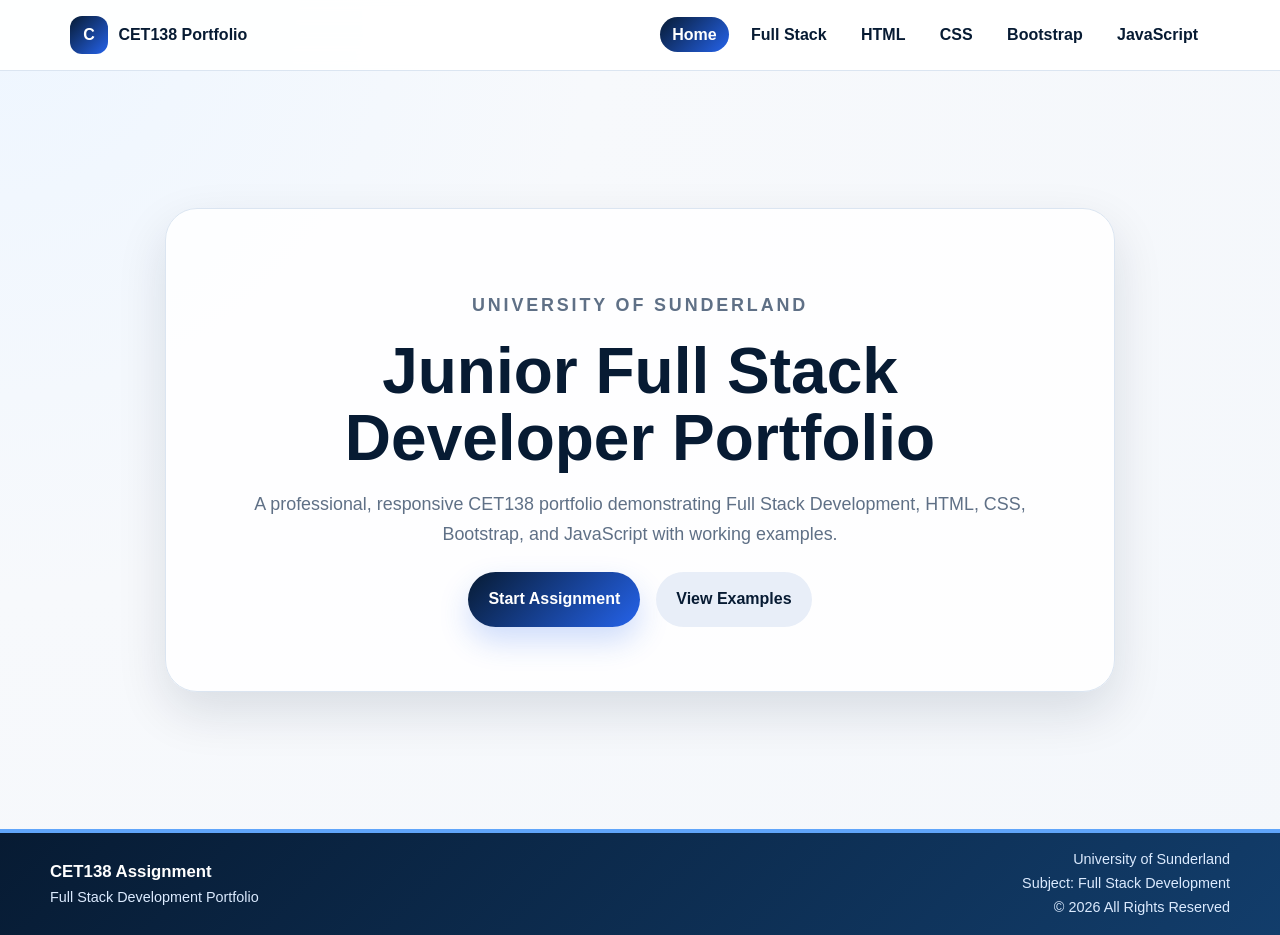
<file: index.html>
<!DOCTYPE html>
<html lang="en">
<head>
  <title>Home | CET138 Portfolio</title>
  <meta charset="UTF-8">
<meta name="viewport" content="width=device-width, initial-scale=1.0">
<meta name="description" content="CET138 Web Development portfolio assignment for University of Sunderland.">
<link rel="stylesheet" href="styles.css">
<script defer src="script.js"></script>
  
</head>
<body>
  <header class="site-header">
  <nav class="site-nav" aria-label="Main navigation">
    <a class="brand" href="index.html" aria-label="CET138 Portfolio Home"><span class="brand-mark">C</span><span>CET138 Portfolio</span></a>
    <button class="nav-toggle" aria-expanded="false" aria-controls="primary-nav" aria-label="Open navigation menu"><span></span><span></span><span></span></button>
    <ul id="primary-nav" class="nav-links">
      <li><a href="index.html">Home</a></li>
      <li><a href="fullstack.html">Full Stack</a></li>
      <li><a href="html.html">HTML</a></li>
      <li><a href="css.html">CSS</a></li>
      <li><a href="bootstrap.html">Bootstrap</a></li>
      <li><a href="javascript.html">JavaScript</a></li>
    </ul>
  </nav>
</header>
  <main><section class="home-hero reveal">
  <div class="home-panel">
    <p class="kicker">University of Sunderland</p>
    <h1>Junior Full Stack Developer Portfolio</h1>
    <p>A professional, responsive CET138 portfolio demonstrating Full Stack Development, HTML, CSS, Bootstrap, and JavaScript with working examples.</p>
    <div class="hero-actions">
      <a class="btn primary" href="fullstack.html">Start Assignment</a>
      <a class="btn secondary" href="html.html">View Examples</a>
    </div>
  </div>
</section></main>
  <footer class="footer">
  <div class="footer-inner">
    <div>
      <strong>CET138 Assignment</strong>
      <span>Full Stack Development Portfolio</span>
    </div>
    <div class="footer-meta">
      <span>University of Sunderland</span>
      <span>Subject: Full Stack Development</span>
      <span>© 2026 All Rights Reserved</span>
    </div>
  </div>
</footer>
  
</body>
</html>
</file>
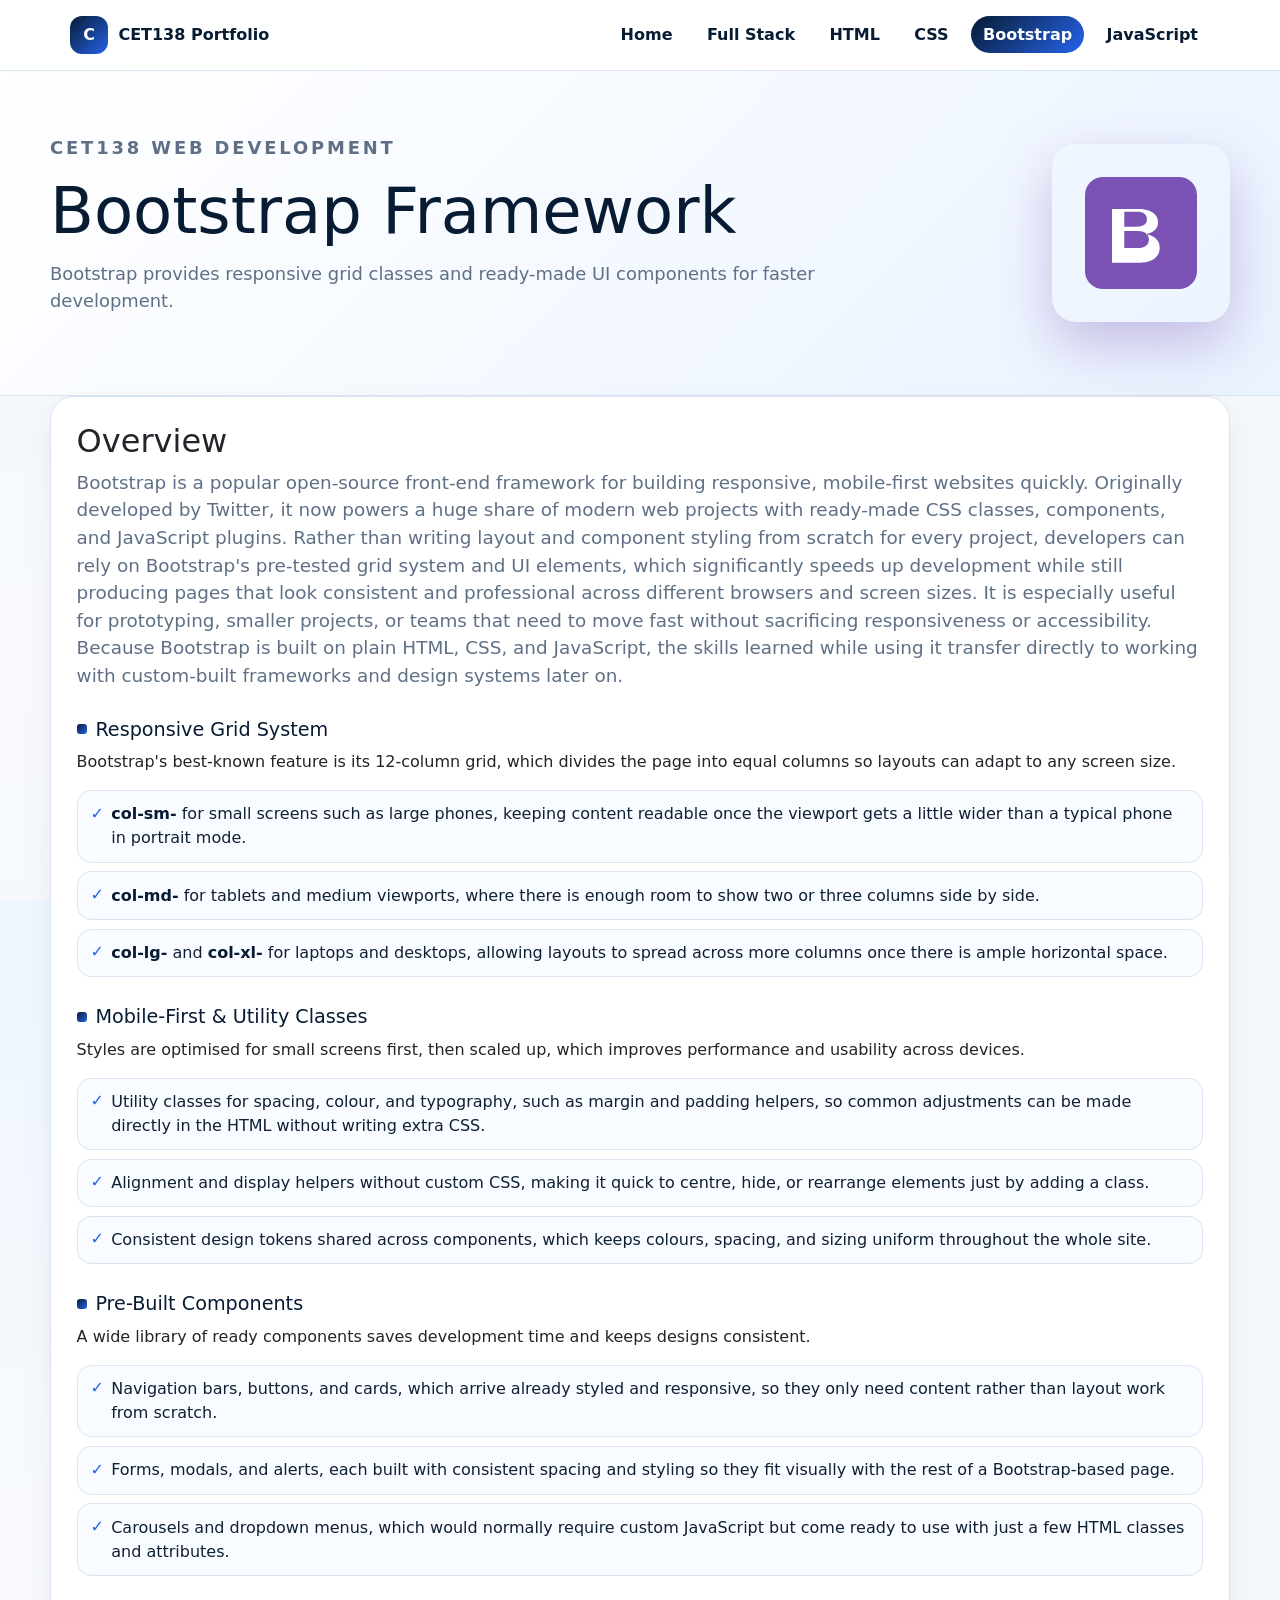
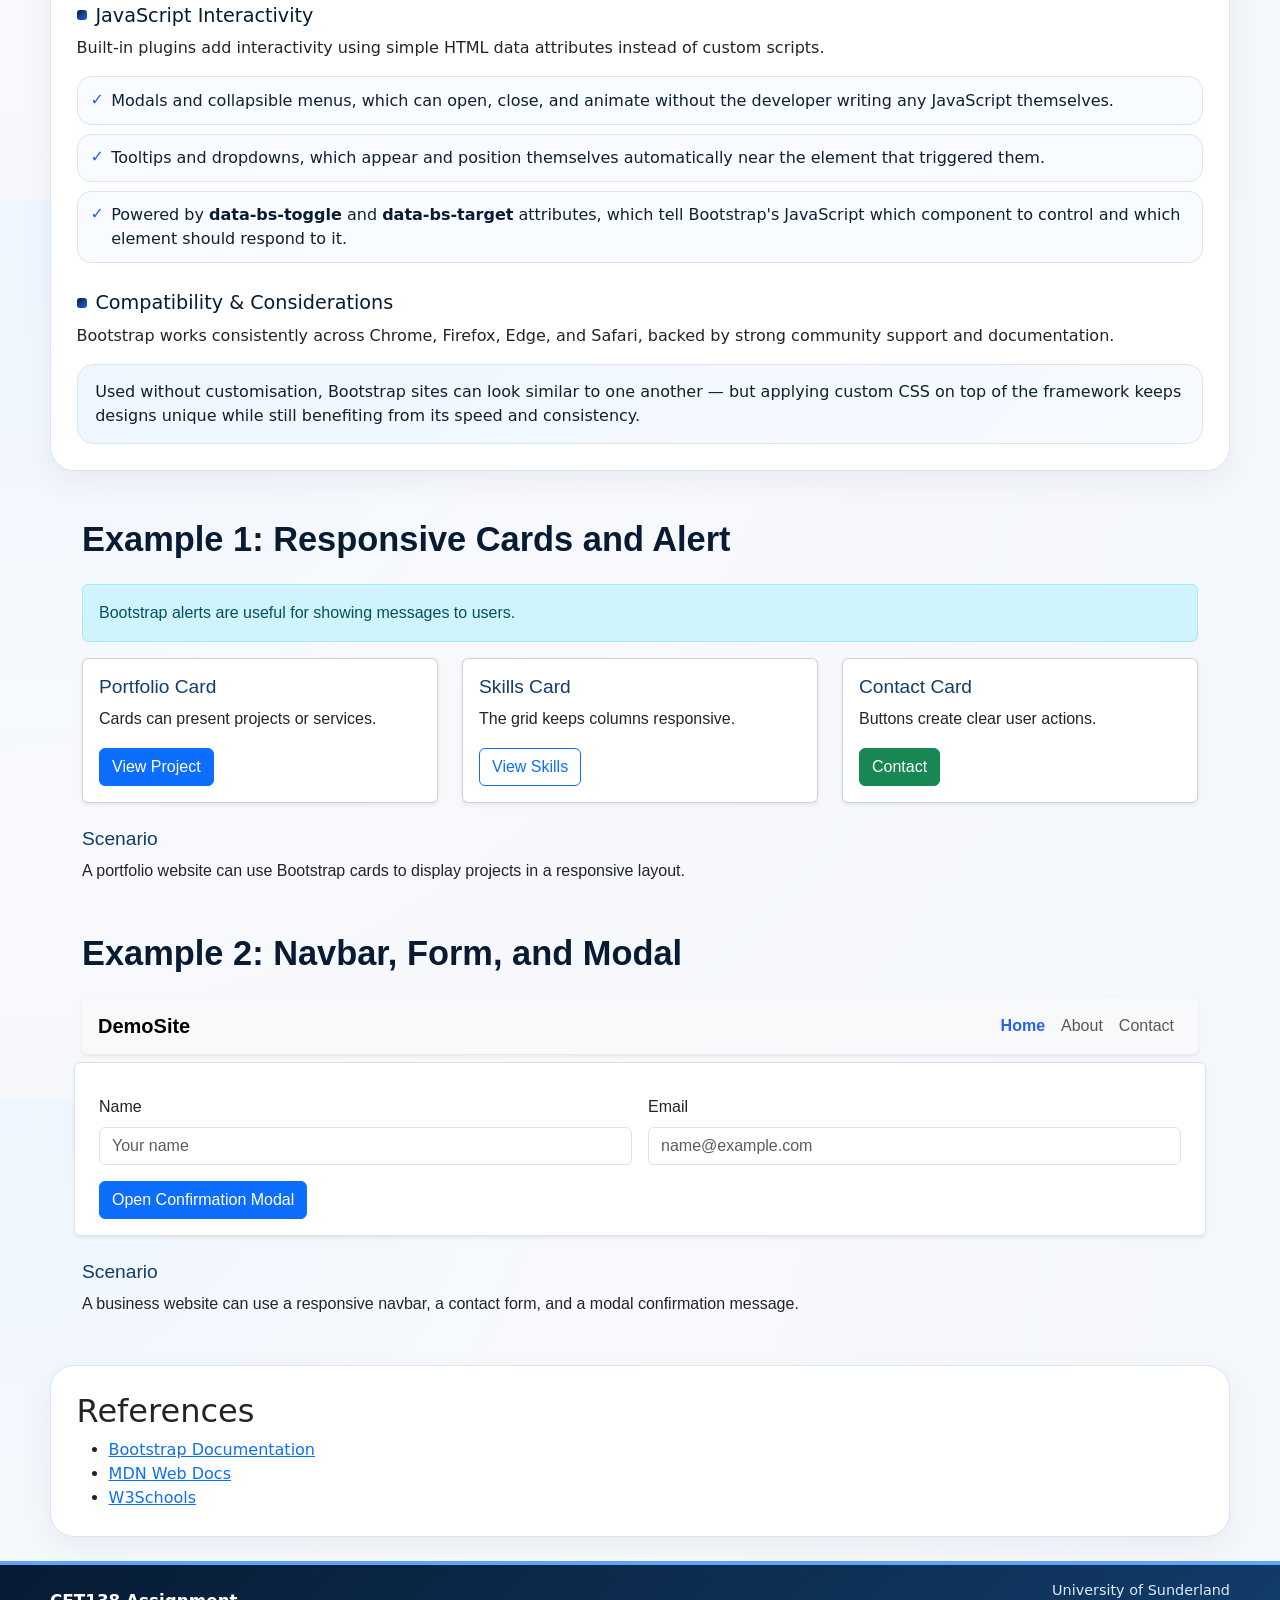
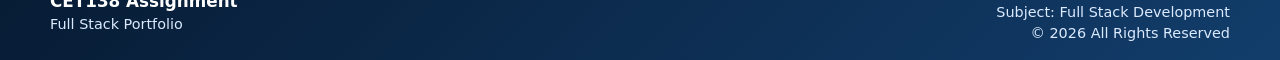
<file: bootstrap.html>
<!DOCTYPE html>
<html lang="en">
<head>
  <title>Bootstrap Framework | CET138 Portfolio</title>
  <meta charset="UTF-8">
<meta name="viewport" content="width=device-width, initial-scale=1.0">
<meta name="description" content="CET138 Web Development portfolio assignment for University of Sunderland.">
<link rel="stylesheet" href="styles.css">
<script defer src="script.js"></script>
  <link href="https://cdn.jsdelivr.net/npm/bootstrap@5.3.3/dist/css/bootstrap.min.css" rel="stylesheet">
  <style>
    /* Scoped to the Bootstrap demo section only — keeps Bootstrap components
       visually consistent with the rest of the site's font, without touching
       styles.css or any other page. !important ensures this overrides
       Bootstrap's own font-family rules on the navbar, buttons, and form
       controls (e.g. .navbar-brand, .nav-link, .btn, .form-control). */
    .container.my-5,
    .container.my-5 * {
      font-family: Inter, Arial, Helvetica, sans-serif !important;
    }

    /* Match this section's heading/paragraph sizes to the rest of the site.
       Bootstrap's own h2/h3 font-size rules load after styles.css and would
       otherwise override the site's design-system sizes, so !important is
       used to restore them just within this demo section. */
    .container.my-5 h2 {
      font-size: clamp(1.45rem, 3vw, 2.15rem) !important;
      color: var(--navy) !important;
      font-weight: 700 !important;
    }
    .container.my-5 h3 {
      font-size: 1.2rem !important;
      color: #123d6b !important;
    }
    .container.my-5 p {
      font-size: 1rem !important;
      line-height: 1.65 !important;
    }

    /* Demo navbar: no underline in any state, plus a clear active-page highlight */
    #demoNavbar .nav-link,
    #demoNavbar .navbar-brand {
      text-decoration: none;
    }
    #demoNavbar .nav-link:hover,
    #demoNavbar .nav-link:focus,
    #demoNavbar .nav-link:active,
    #demoNavbar .navbar-brand:hover,
    #demoNavbar .navbar-brand:focus {
      text-decoration: none;
    }
    #demoNavbar .nav-link.active {
      color: #7952b3;
      font-weight: 700;
    }
  </style>
</head>
<body>
  <header class="site-header">
  <nav class="site-nav" aria-label="Main navigation">
    <a class="brand" href="index.html" aria-label="CET138 Portfolio Home"><span class="brand-mark">C</span><span>CET138 Portfolio</span></a>
    <button class="nav-toggle" aria-expanded="false" aria-controls="primary-nav" aria-label="Open navigation menu"><span></span><span></span><span></span></button>
    <ul id="primary-nav" class="nav-links">
      <li><a href="index.html">Home</a></li>
      <li><a href="fullstack.html">Full Stack</a></li>
      <li><a href="html.html">HTML</a></li>
      <li><a href="css.html">CSS</a></li>
      <li><a href="bootstrap.html">Bootstrap</a></li>
      <li><a href="javascript.html">JavaScript</a></li>
    </ul>
  </nav>
</header>
  <main><section class="page-hero reveal">
  <div class="page-hero-content">
    <p class="kicker">CET138 Web Development</p>
    <h1>Bootstrap Framework</h1>
    <p>Bootstrap provides responsive grid classes and ready-made UI components for faster development.</p>
  </div>
  <div class="tech-card-logo bootstrap-logo" aria-label="Bootstrap logo illustration">
  <svg xmlns="http://www.w3.org/2000/svg" viewBox="0 0 112 112" width="112" height="112">
    <rect width="112" height="112" rx="18" fill="#7952b3"/>
    <path fill="#fff" d="M27 80V32h26.6c4.2 0 7.7.6 10.6 1.7 2.9 1.1 5.1 2.7 6.6 4.7 1.5 2 2.2 4.4 2.2 7.1 0 2.1-.5 4-1.5 5.6s-2.4 2.9-4.2 3.9c-1.8 1-3.9 1.6-6.2 1.9v.5c2.5.1 4.8.8 6.9 2s3.7 2.7 4.9 4.7 1.8 4.2 1.8 6.8c0 2.9-.8 5.5-2.3 7.7-1.5 2.2-3.8 3.9-6.7 5.2-2.9 1.2-6.5 1.9-10.8 1.9H27zm12.3-30.3h12.2c3.4 0 6-.7 7.8-2s2.6-3.2 2.6-5.5c0-2.4-.8-4.2-2.5-5.5-1.7-1.3-4.1-1.9-7.3-1.9H39.3v14.9zm0 21.4h13.3c3.7 0 6.6-.8 8.5-2.3s2.8-3.6 2.8-6.2c0-2.7-1-4.8-2.9-6.3-1.9-1.5-4.8-2.2-8.6-2.2H39.3v17z"/>
  </svg>
</div>
</section>
<section class="content-card reveal"><h2>Overview</h2><p class="overview-lead">Bootstrap is a popular open-source front-end framework for building responsive, mobile-first websites quickly. Originally developed by Twitter, it now powers a huge share of modern web projects with ready-made CSS classes, components, and JavaScript plugins. Rather than writing layout and component styling from scratch for every project, developers can rely on Bootstrap's pre-tested grid system and UI elements, which significantly speeds up development while still producing pages that look consistent and professional across different browsers and screen sizes. It is especially useful for prototyping, smaller projects, or teams that need to move fast without sacrificing responsiveness or accessibility. Because Bootstrap is built on plain HTML, CSS, and JavaScript, the skills learned while using it transfer directly to working with custom-built frameworks and design systems later on.</p><h3 class="overview-sub">Responsive Grid System</h3><p>Bootstrap's best-known feature is its 12-column grid, which divides the page into equal columns so layouts can adapt to any screen size.</p><ul class="overview-list"><li><strong>col-sm-</strong> for small screens such as large phones, keeping content readable once the viewport gets a little wider than a typical phone in portrait mode.</li><li><strong>col-md-</strong> for tablets and medium viewports, where there is enough room to show two or three columns side by side.</li><li><strong>col-lg-</strong> and <strong>col-xl-</strong> for laptops and desktops, allowing layouts to spread across more columns once there is ample horizontal space.</li></ul><h3 class="overview-sub">Mobile-First &amp; Utility Classes</h3><p>Styles are optimised for small screens first, then scaled up, which improves performance and usability across devices.</p><ul class="overview-list"><li>Utility classes for spacing, colour, and typography, such as margin and padding helpers, so common adjustments can be made directly in the HTML without writing extra CSS.</li><li>Alignment and display helpers without custom CSS, making it quick to centre, hide, or rearrange elements just by adding a class.</li><li>Consistent design tokens shared across components, which keeps colours, spacing, and sizing uniform throughout the whole site.</li></ul><h3 class="overview-sub">Pre-Built Components</h3><p>A wide library of ready components saves development time and keeps designs consistent.</p><ul class="overview-list"><li>Navigation bars, buttons, and cards, which arrive already styled and responsive, so they only need content rather than layout work from scratch.</li><li>Forms, modals, and alerts, each built with consistent spacing and styling so they fit visually with the rest of a Bootstrap-based page.</li><li>Carousels and dropdown menus, which would normally require custom JavaScript but come ready to use with just a few HTML classes and attributes.</li></ul><h3 class="overview-sub">JavaScript Interactivity</h3><p>Built-in plugins add interactivity using simple HTML data attributes instead of custom scripts.</p><ul class="overview-list"><li>Modals and collapsible menus, which can open, close, and animate without the developer writing any JavaScript themselves.</li><li>Tooltips and dropdowns, which appear and position themselves automatically near the element that triggered them.</li><li>Powered by <strong>data-bs-toggle</strong> and <strong>data-bs-target</strong> attributes, which tell Bootstrap's JavaScript which component to control and which element should respond to it.</li></ul><h3 class="overview-sub">Compatibility &amp; Considerations</h3><p>Bootstrap works consistently across Chrome, Firefox, Edge, and Safari, backed by strong community support and documentation.</p><div class="overview-note">Used without customisation, Bootstrap sites can look similar to one another — but applying custom CSS on top of the framework keeps designs unique while still benefiting from its speed and consistency.</div></section>
<section class="container my-5 reveal"><h2 class="mb-4">Example 1: Responsive Cards and Alert</h2><div class="alert alert-info" role="alert">Bootstrap alerts are useful for showing messages to users.</div><div class="row g-4"><div class="col-md-4"><div class="card h-100 shadow-sm"><div class="card-body"><h3 class="h5">Portfolio Card</h3><p>Cards can present projects or services.</p><a class="btn btn-primary" href="#">View Project</a></div></div></div><div class="col-md-4"><div class="card h-100 shadow-sm"><div class="card-body"><h3 class="h5">Skills Card</h3><p>The grid keeps columns responsive.</p><a class="btn btn-outline-primary" href="#">View Skills</a></div></div></div><div class="col-md-4"><div class="card h-100 shadow-sm"><div class="card-body"><h3 class="h5">Contact Card</h3><p>Buttons create clear user actions.</p><a class="btn btn-success" href="#">Contact</a></div></div></div></div><h3 class="mt-4">Scenario</h3><p>A portfolio website can use Bootstrap cards to display projects in a responsive layout.</p></section>
<section class="container my-5 reveal"><h2 class="mb-4">Example 2: Navbar, Form, and Modal</h2><nav class="navbar navbar-expand-lg bg-body-tertiary rounded shadow-sm px-3 mb-4"><a class="navbar-brand fw-bold" href="#">DemoSite</a><button class="navbar-toggler" type="button" data-bs-toggle="collapse" data-bs-target="#demoNavbar" aria-controls="demoNavbar" aria-expanded="false" aria-label="Toggle navigation"><span class="navbar-toggler-icon"></span></button><div class="collapse navbar-collapse" id="demoNavbar"><ul class="navbar-nav ms-auto"><li class="nav-item"><a class="nav-link active" href="#">Home</a></li><li class="nav-item"><a class="nav-link" href="#">About</a></li><li class="nav-item"><a class="nav-link" href="#">Contact</a></li></ul></div></nav><form class="row g-3 bg-white border rounded shadow-sm p-3 mb-4"><div class="col-md-6"><label class="form-label" for="bsName">Name</label><input class="form-control" id="bsName" type="text" placeholder="Your name"></div><div class="col-md-6"><label class="form-label" for="bsEmail">Email</label><input class="form-control" id="bsEmail" type="email" placeholder="name@example.com"></div><div class="col-12"><button type="button" class="btn btn-primary" data-bs-toggle="modal" data-bs-target="#portfolioModal">Open Confirmation Modal</button></div></form><div class="modal fade" id="portfolioModal" tabindex="-1" aria-labelledby="portfolioModalLabel" aria-hidden="true"><div class="modal-dialog modal-dialog-centered"><div class="modal-content"><div class="modal-header"><h3 class="modal-title fs-5" id="portfolioModalLabel">Form Confirmation</h3><button type="button" class="btn-close" data-bs-dismiss="modal" aria-label="Close"></button></div><div class="modal-body">The modal opens correctly using Bootstrap data attributes and Bootstrap JavaScript.</div><div class="modal-footer"><button type="button" class="btn btn-secondary" data-bs-dismiss="modal">Close</button><button type="button" class="btn btn-primary" data-bs-dismiss="modal">Save</button></div></div></div></div><h3 class="mt-4">Scenario</h3><p>A business website can use a responsive navbar, a contact form, and a modal confirmation message.</p></section><section class="content-card reveal references"><h2>References</h2><ul><li><a href="https://getbootstrap.com/docs/5.3/getting-started/introduction/" target="_blank" rel="noopener">Bootstrap Documentation</a></li><li><a href="https://developer.mozilla.org/" target="_blank" rel="noopener">MDN Web Docs</a></li><li><a href="https://www.w3schools.com/" target="_blank" rel="noopener">W3Schools</a></li></ul></section></main>
  <footer class="footer">
  <div class="footer-inner">
    <div>
      <strong>CET138 Assignment</strong>
      <span>Full Stack Portfolio</span>
    </div>
    <div class="footer-meta">
      <span>University of Sunderland</span>
      <span>Subject: Full Stack Development</span>
      <span>© 2026 All Rights Reserved</span>
    </div>
  </div>
</footer>
  <script src="https://cdn.jsdelivr.net/npm/bootstrap@5.3.3/dist/js/bootstrap.bundle.min.js"></script>
  <script>
    // Scoped to the demo Bootstrap navbar only: highlights whichever link
    // the user clicks as the "active" page, so it's always clear which one
    // is currently selected.
    (function () {
      var demoNav = document.getElementById('demoNavbar');
      if (!demoNav) return;
      var links = demoNav.querySelectorAll('.nav-link');
      links.forEach(function (link) {
        link.addEventListener('click', function (e) {
          e.preventDefault();
          links.forEach(function (l) { l.classList.remove('active'); });
          link.classList.add('active');
        });
      });
    })();
  </script>
</body>
</html>
</file>
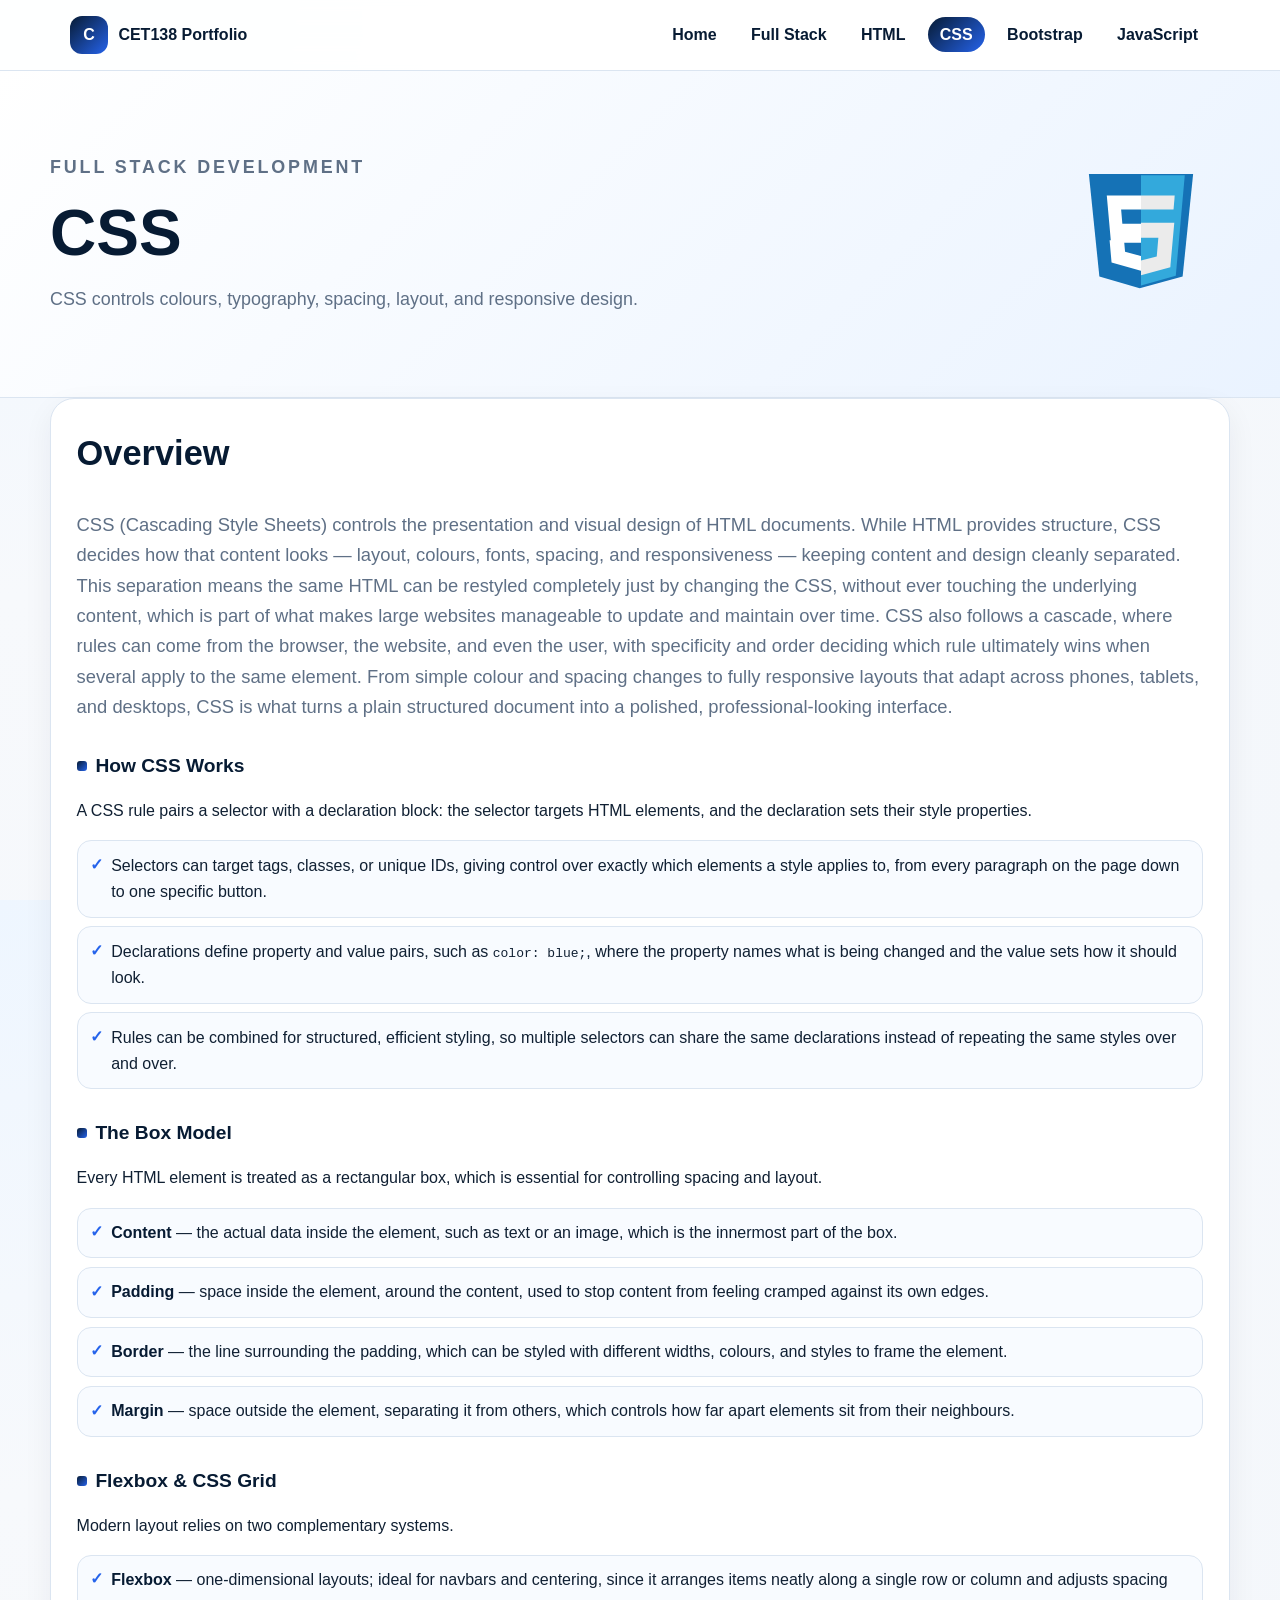
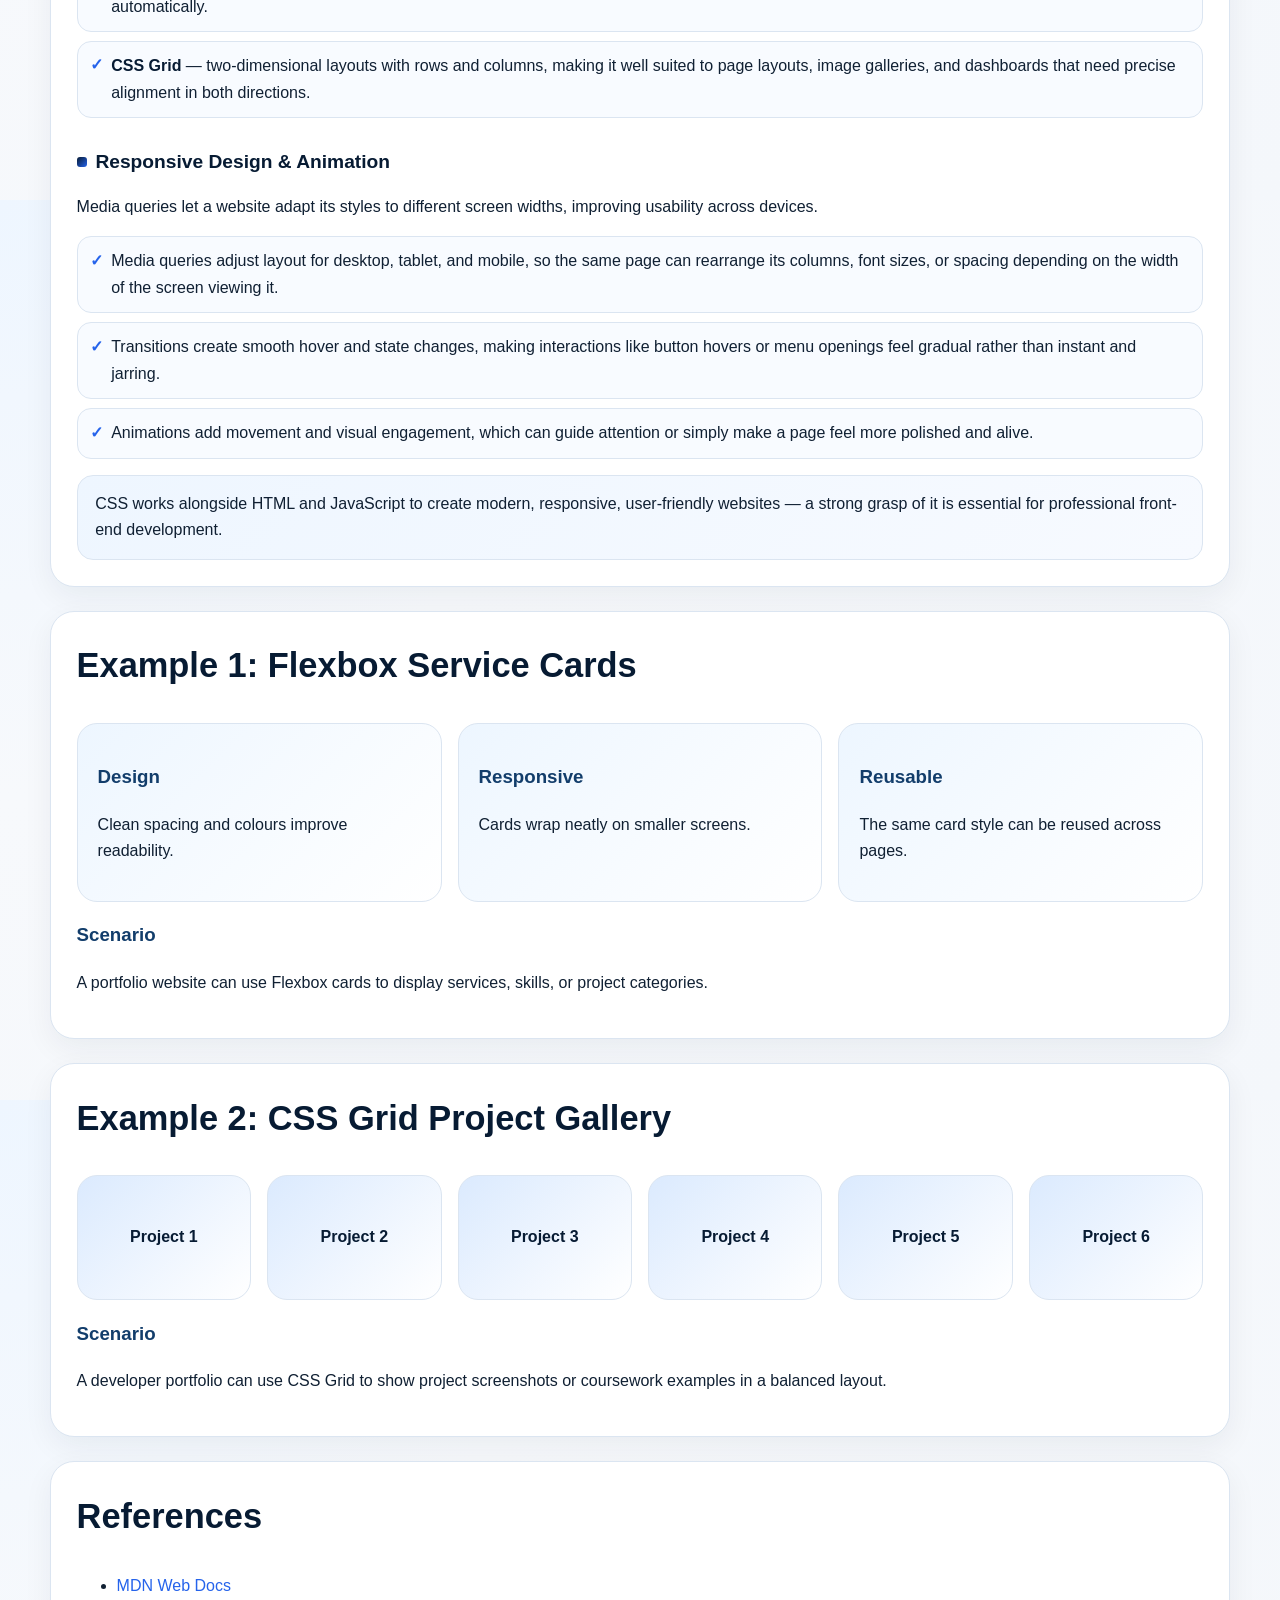
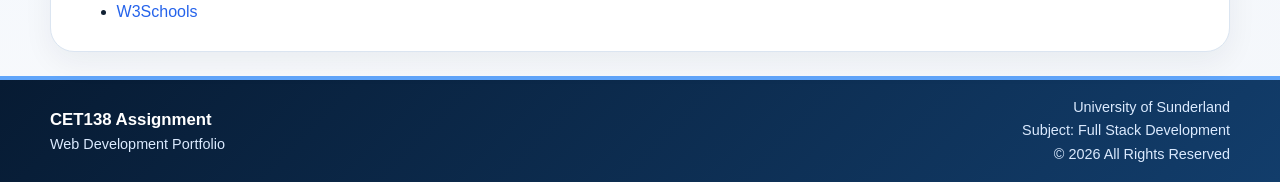
<file: css.html>
<!DOCTYPE html>
<html lang="en">
<head>
  <title>CSS | CET138 Portfolio</title>
  <meta charset="UTF-8">
<meta name="viewport" content="width=device-width, initial-scale=1.0">
<meta name="description" content="CET138 Web Development portfolio assignment for University of Sunderland.">
<link rel="stylesheet" href="styles.css">
<script defer src="script.js"></script>
  
</head>
<body>
  <header class="site-header">
  <nav class="site-nav" aria-label="Main navigation">
    <a class="brand" href="index.html" aria-label="CET138 Portfolio Home"><span class="brand-mark">C</span><span>CET138 Portfolio</span></a>
    <button class="nav-toggle" aria-expanded="false" aria-controls="primary-nav" aria-label="Open navigation menu"><span></span><span></span><span></span></button>
    <ul id="primary-nav" class="nav-links">
      <li><a href="index.html">Home</a></li>
      <li><a href="fullstack.html">Full Stack</a></li>
      <li><a href="html.html">HTML</a></li>
      <li><a href="css.html">CSS</a></li>
      <li><a href="bootstrap.html">Bootstrap</a></li>
      <li><a href="javascript.html">JavaScript</a></li>
    </ul>
  </nav>
</header>
  <main><section class="page-hero reveal">
  <div class="page-hero-content">
    <p class="kicker">Full Stack Development</p>
    <h1>CSS</h1>
    <p>CSS controls colours, typography, spacing, layout, and responsive design.</p>
  </div>
  <div class="tech-card-logo css-logo" aria-label="CSS3 logo illustration">
  <svg xmlns="http://www.w3.org/2000/svg" viewBox="0 0 128 128" width="128" height="128">
    <path fill="#1572B6" d="M19.6 109.3L8.4 0h111.2l-11.2 109.3-45.8 12.6z"/>
    <path fill="#33A9DC" d="M64 118.9l37.1-10.3 9.6-107.4H64z"/>
    <path fill="#fff" d="M64 53.1H44.1l-1.3-15.2H64V22.9H27.5l.4 4.5 4.1 46h32z"/>
    <path fill="#fff" d="M64 87.3l-.2.1-16.8-4.5-1.1-12.2H30.5l2.1 23.8 31.2 8.7.2-.1z"/>
    <path fill="#ebebeb" d="M64 53.1v15h18.5l-1.7 19.8-16.8 4.5v15.6l31.3-8.6.2-2.9 3.6-40.1.4-4.5H64z"/>
    <path fill="#ebebeb" d="M64 22.9v15h34.7l.3-3.4.6-7.1.3-4.5z"/>
  </svg>
</div>
</section>
<section class="content-card reveal"><h2>Overview</h2><p class="overview-lead">CSS (Cascading Style Sheets) controls the presentation and visual design of HTML documents. While HTML provides structure, CSS decides how that content looks — layout, colours, fonts, spacing, and responsiveness — keeping content and design cleanly separated. This separation means the same HTML can be restyled completely just by changing the CSS, without ever touching the underlying content, which is part of what makes large websites manageable to update and maintain over time. CSS also follows a cascade, where rules can come from the browser, the website, and even the user, with specificity and order deciding which rule ultimately wins when several apply to the same element. From simple colour and spacing changes to fully responsive layouts that adapt across phones, tablets, and desktops, CSS is what turns a plain structured document into a polished, professional-looking interface.</p><h3 class="overview-sub">How CSS Works</h3><p>A CSS rule pairs a selector with a declaration block: the selector targets HTML elements, and the declaration sets their style properties.</p><ul class="overview-list"><li>Selectors can target tags, classes, or unique IDs, giving control over exactly which elements a style applies to, from every paragraph on the page down to one specific button.</li><li>Declarations define property and value pairs, such as <code>color: blue;</code>, where the property names what is being changed and the value sets how it should look.</li><li>Rules can be combined for structured, efficient styling, so multiple selectors can share the same declarations instead of repeating the same styles over and over.</li></ul><h3 class="overview-sub">The Box Model</h3><p>Every HTML element is treated as a rectangular box, which is essential for controlling spacing and layout.</p><ul class="overview-list"><li><strong>Content</strong> — the actual data inside the element, such as text or an image, which is the innermost part of the box.</li><li><strong>Padding</strong> — space inside the element, around the content, used to stop content from feeling cramped against its own edges.</li><li><strong>Border</strong> — the line surrounding the padding, which can be styled with different widths, colours, and styles to frame the element.</li><li><strong>Margin</strong> — space outside the element, separating it from others, which controls how far apart elements sit from their neighbours.</li></ul><h3 class="overview-sub">Flexbox &amp; CSS Grid</h3><p>Modern layout relies on two complementary systems.</p><ul class="overview-list"><li><strong>Flexbox</strong> — one-dimensional layouts; ideal for navbars and centering, since it arranges items neatly along a single row or column and adjusts spacing automatically.</li><li><strong>CSS Grid</strong> — two-dimensional layouts with rows and columns, making it well suited to page layouts, image galleries, and dashboards that need precise alignment in both directions.</li></ul><h3 class="overview-sub">Responsive Design &amp; Animation</h3><p>Media queries let a website adapt its styles to different screen widths, improving usability across devices.</p><ul class="overview-list"><li>Media queries adjust layout for desktop, tablet, and mobile, so the same page can rearrange its columns, font sizes, or spacing depending on the width of the screen viewing it.</li><li>Transitions create smooth hover and state changes, making interactions like button hovers or menu openings feel gradual rather than instant and jarring.</li><li>Animations add movement and visual engagement, which can guide attention or simply make a page feel more polished and alive.</li></ul><div class="overview-note">CSS works alongside HTML and JavaScript to create modern, responsive, user-friendly websites — a strong grasp of it is essential for professional front-end development.</div></section>
<section class="content-card reveal"><h2>Example 1: Flexbox Service Cards</h2><div class="flex-demo"><article><h3>Design</h3><p>Clean spacing and colours improve readability.</p></article><article><h3>Responsive</h3><p>Cards wrap neatly on smaller screens.</p></article><article><h3>Reusable</h3><p>The same card style can be reused across pages.</p></article></div><h3>Scenario</h3><p>A portfolio website can use Flexbox cards to display services, skills, or project categories.</p></section>
<section class="content-card reveal"><h2>Example 2: CSS Grid Project Gallery</h2><div class="grid-gallery"><div>Project 1</div><div>Project 2</div><div>Project 3</div><div>Project 4</div><div>Project 5</div><div>Project 6</div></div><h3>Scenario</h3><p>A developer portfolio can use CSS Grid to show project screenshots or coursework examples in a balanced layout.</p></section><section class="content-card reveal references">
  <h2>References</h2>
  <ul>
    <li><a href="https://developer.mozilla.org/" target="_blank" rel="noopener">MDN Web Docs</a></li>
    <li><a href="https://www.w3schools.com/" target="_blank" rel="noopener">W3Schools</a></li>
  </ul>
</section></main>
  <footer class="footer">
  <div class="footer-inner">
    <div>
      <strong>CET138 Assignment</strong>
      <span>Web Development Portfolio</span>
    </div>
    <div class="footer-meta">
      <span>University of Sunderland</span>
      <span>Subject: Full Stack Development</span>
      <span>© 2026 All Rights Reserved</span>
    </div>
  </div>
</footer>
  
</body>
</html>
</file>
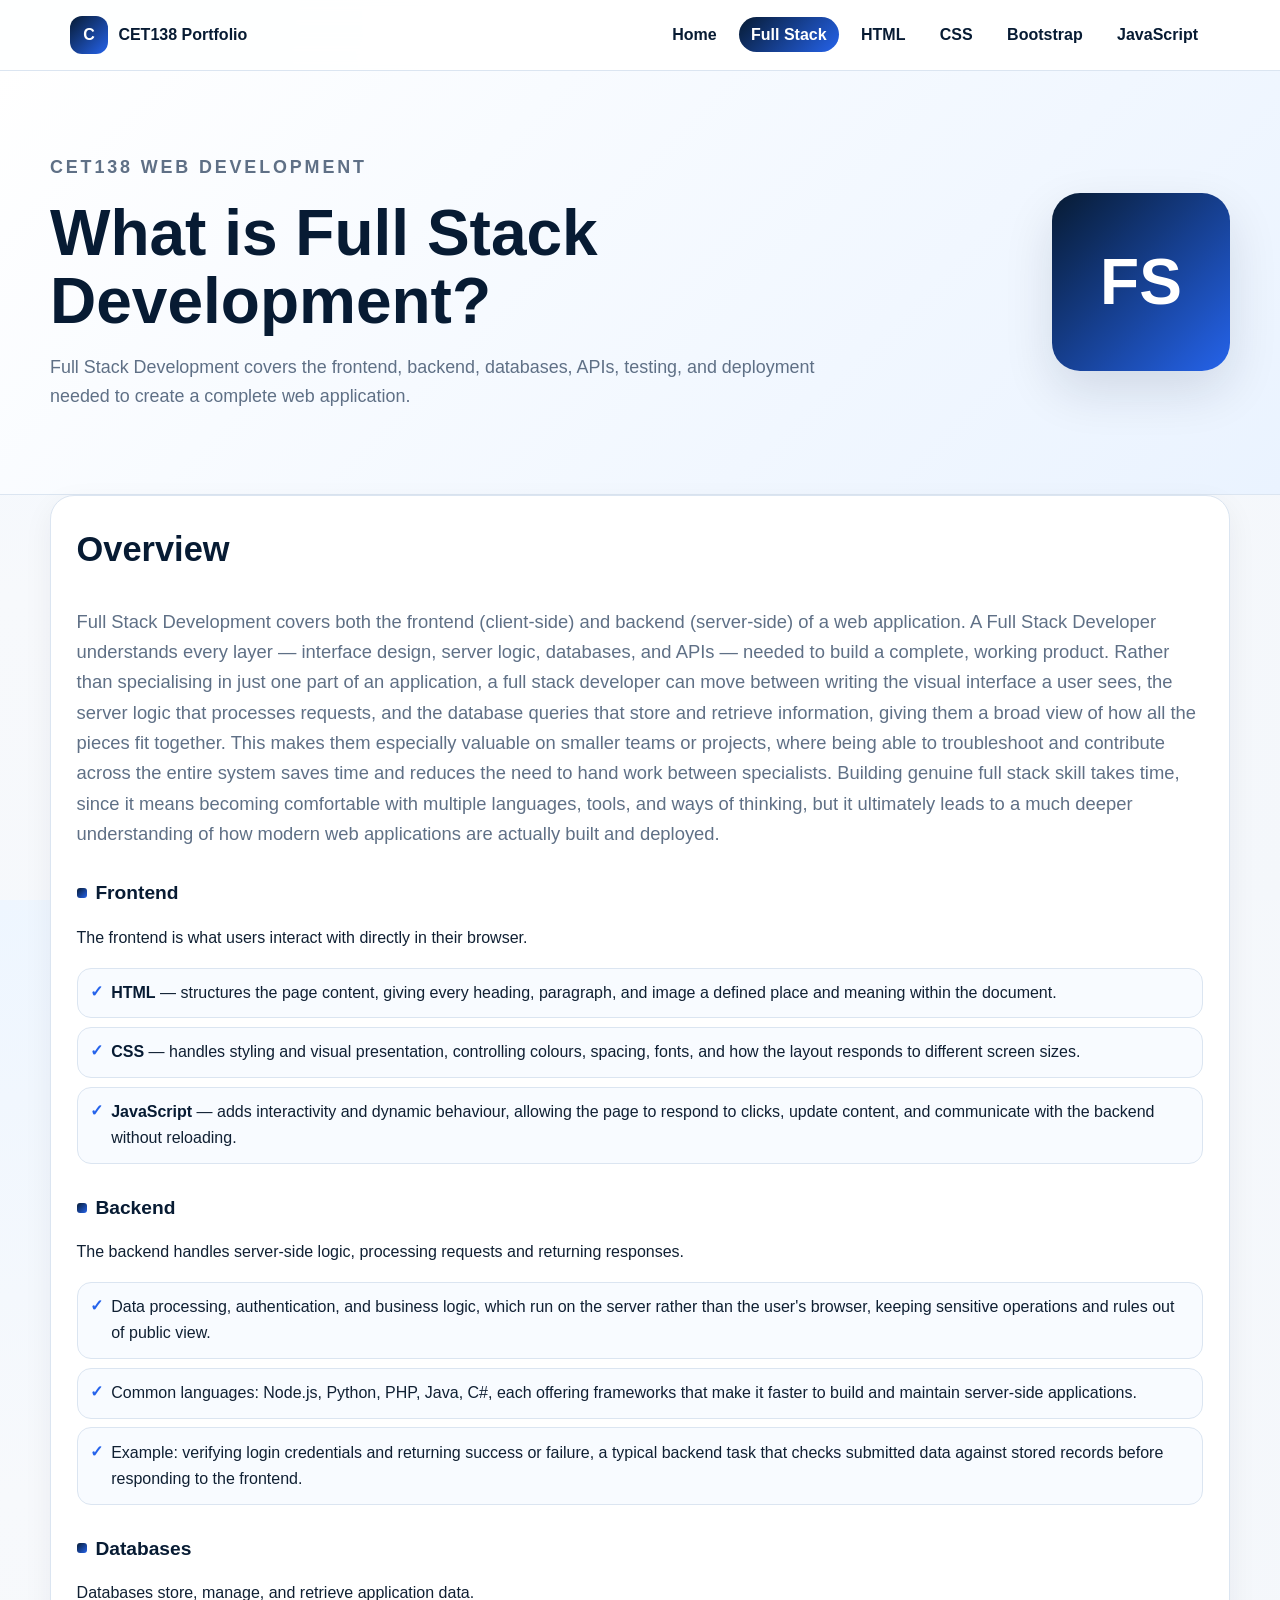
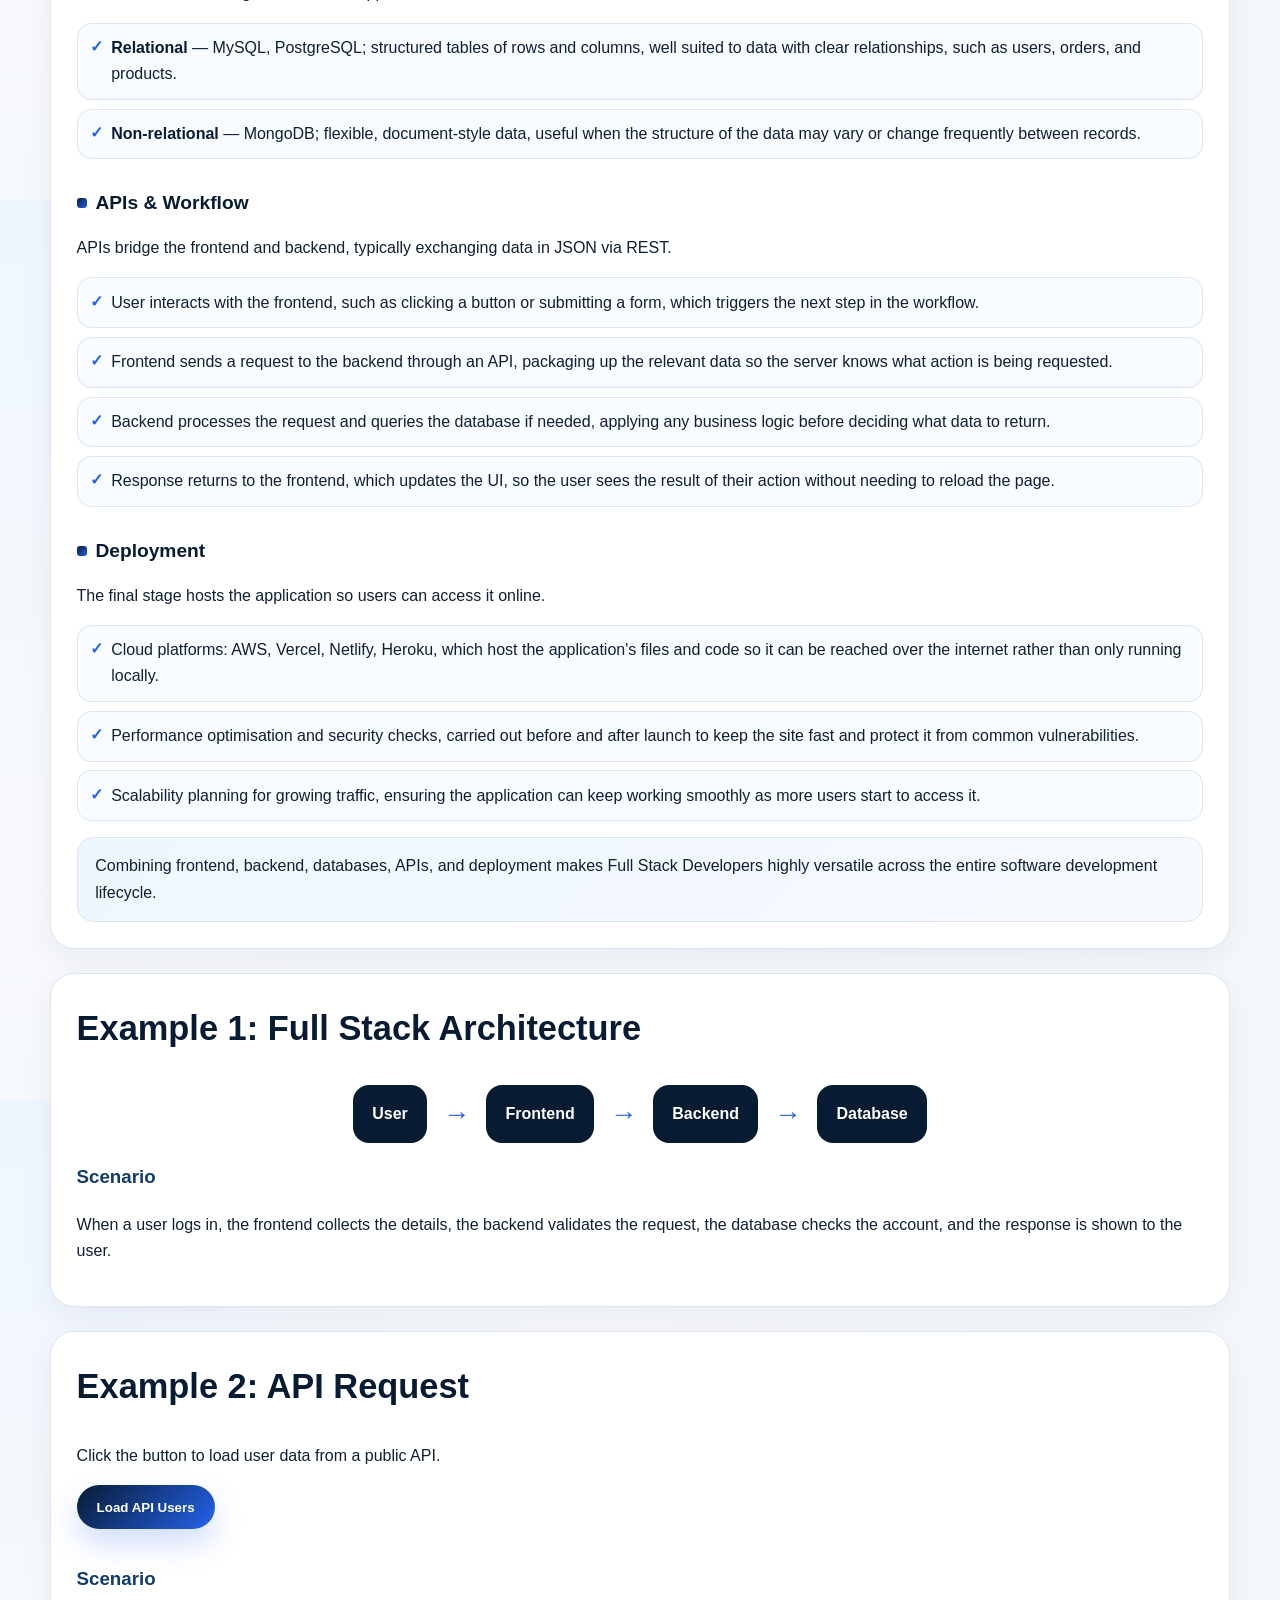
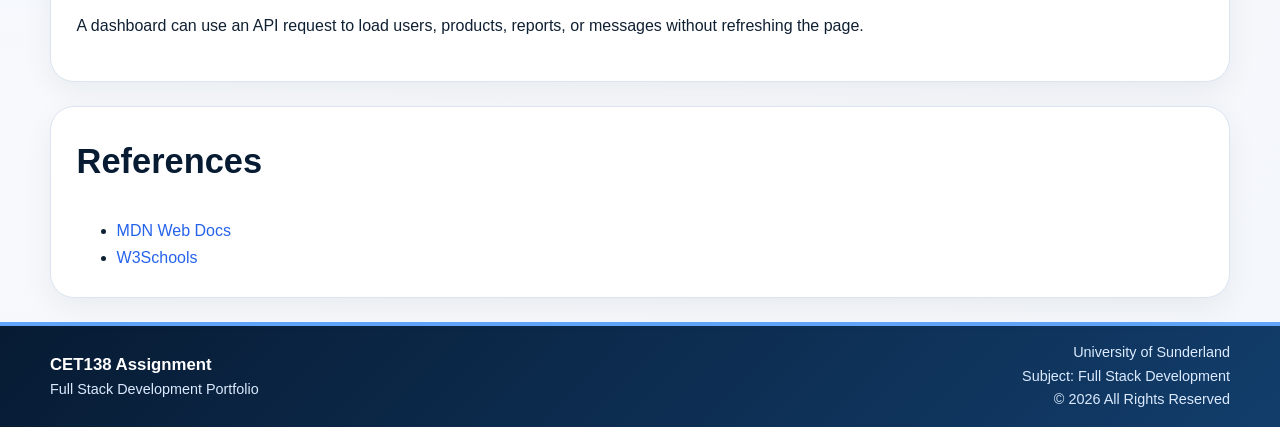
<file: fullstack.html>
<!DOCTYPE html>
<html lang="en">
<head>
  <title>Full Stack Development | CET138 Portfolio</title>
  <meta charset="UTF-8">
<meta name="viewport" content="width=device-width, initial-scale=1.0">
<meta name="description" content="CET138 Web Development portfolio assignment for University of Sunderland.">
<link rel="stylesheet" href="styles.css">
<script defer src="script.js"></script>
  
</head>
<body>
  <header class="site-header">
  <nav class="site-nav" aria-label="Main navigation">
    <a class="brand" href="index.html" aria-label="CET138 Portfolio Home"><span class="brand-mark">C</span><span>CET138 Portfolio</span></a>
    <button class="nav-toggle" aria-expanded="false" aria-controls="primary-nav" aria-label="Open navigation menu"><span></span><span></span><span></span></button>
    <ul id="primary-nav" class="nav-links">
      <li><a href="index.html">Home</a></li>
      <li><a href="fullstack.html">Full Stack</a></li>
      <li><a href="html.html">HTML</a></li>
      <li><a href="css.html">CSS</a></li>
      <li><a href="bootstrap.html">Bootstrap</a></li>
      <li><a href="javascript.html">JavaScript</a></li>
    </ul>
  </nav>
</header>
  <main><section class="page-hero reveal">
  <div class="page-hero-content">
    <p class="kicker">CET138 Web Development</p>
    <h1>What is Full Stack Development?</h1>
    <p>Full Stack Development covers the frontend, backend, databases, APIs, testing, and deployment needed to create a complete web application.</p>
  </div>
  <div class="tech-card-logo fs-logo" aria-hidden="true"><span>FS</span></div>
</section>
<section class="content-card reveal"><h2>Overview</h2><p class="overview-lead">Full Stack Development covers both the frontend (client-side) and backend (server-side) of a web application. A Full Stack Developer understands every layer — interface design, server logic, databases, and APIs — needed to build a complete, working product. Rather than specialising in just one part of an application, a full stack developer can move between writing the visual interface a user sees, the server logic that processes requests, and the database queries that store and retrieve information, giving them a broad view of how all the pieces fit together. This makes them especially valuable on smaller teams or projects, where being able to troubleshoot and contribute across the entire system saves time and reduces the need to hand work between specialists. Building genuine full stack skill takes time, since it means becoming comfortable with multiple languages, tools, and ways of thinking, but it ultimately leads to a much deeper understanding of how modern web applications are actually built and deployed.</p><h3 class="overview-sub">Frontend</h3><p>The frontend is what users interact with directly in their browser.</p><ul class="overview-list"><li><strong>HTML</strong> — structures the page content, giving every heading, paragraph, and image a defined place and meaning within the document.</li><li><strong>CSS</strong> — handles styling and visual presentation, controlling colours, spacing, fonts, and how the layout responds to different screen sizes.</li><li><strong>JavaScript</strong> — adds interactivity and dynamic behaviour, allowing the page to respond to clicks, update content, and communicate with the backend without reloading.</li></ul><h3 class="overview-sub">Backend</h3><p>The backend handles server-side logic, processing requests and returning responses.</p><ul class="overview-list"><li>Data processing, authentication, and business logic, which run on the server rather than the user's browser, keeping sensitive operations and rules out of public view.</li><li>Common languages: Node.js, Python, PHP, Java, C#, each offering frameworks that make it faster to build and maintain server-side applications.</li><li>Example: verifying login credentials and returning success or failure, a typical backend task that checks submitted data against stored records before responding to the frontend.</li></ul><h3 class="overview-sub">Databases</h3><p>Databases store, manage, and retrieve application data.</p><ul class="overview-list"><li><strong>Relational</strong> — MySQL, PostgreSQL; structured tables of rows and columns, well suited to data with clear relationships, such as users, orders, and products.</li><li><strong>Non-relational</strong> — MongoDB; flexible, document-style data, useful when the structure of the data may vary or change frequently between records.</li></ul><h3 class="overview-sub">APIs &amp; Workflow</h3><p>APIs bridge the frontend and backend, typically exchanging data in JSON via REST.</p><ul class="overview-list"><li>User interacts with the frontend, such as clicking a button or submitting a form, which triggers the next step in the workflow.</li><li>Frontend sends a request to the backend through an API, packaging up the relevant data so the server knows what action is being requested.</li><li>Backend processes the request and queries the database if needed, applying any business logic before deciding what data to return.</li><li>Response returns to the frontend, which updates the UI, so the user sees the result of their action without needing to reload the page.</li></ul><h3 class="overview-sub">Deployment</h3><p>The final stage hosts the application so users can access it online.</p><ul class="overview-list"><li>Cloud platforms: AWS, Vercel, Netlify, Heroku, which host the application's files and code so it can be reached over the internet rather than only running locally.</li><li>Performance optimisation and security checks, carried out before and after launch to keep the site fast and protect it from common vulnerabilities.</li><li>Scalability planning for growing traffic, ensuring the application can keep working smoothly as more users start to access it.</li></ul><div class="overview-note">Combining frontend, backend, databases, APIs, and deployment makes Full Stack Developers highly versatile across the entire software development lifecycle.</div></section>
<section class="content-card reveal"><h2>Example 1: Full Stack Architecture</h2><div class="architecture"><div>User</div><span>→</span><div>Frontend</div><span>→</span><div>Backend</div><span>→</span><div>Database</div></div><h3>Scenario</h3><p>When a user logs in, the frontend collects the details, the backend validates the request, the database checks the account, and the response is shown to the user.</p></section>
<section class="content-card reveal"><h2>Example 2: API Request</h2><p>Click the button to load user data from a public API.</p><button id="load-users" class="btn primary" type="button">Load API Users</button><div id="user-status" class="status" role="status" aria-live="polite"></div><div id="users-output" class="card-grid"></div><h3>Scenario</h3><p>A dashboard can use an API request to load users, products, reports, or messages without refreshing the page.</p></section><section class="content-card reveal references">
  <h2>References</h2>
  <ul>
    <li><a href="https://developer.mozilla.org/" target="_blank" rel="noopener">MDN Web Docs</a></li>
    <li><a href="https://www.w3schools.com/" target="_blank" rel="noopener">W3Schools</a></li>
  </ul>
</section></main>
  <footer class="footer">
  <div class="footer-inner">
    <div>
      <strong>CET138 Assignment</strong>
      <span>Full Stack Development Portfolio</span>
    </div>
    <div class="footer-meta">
      <span>University of Sunderland</span>
      <span>Subject: Full Stack Development</span>
      <span>© 2026 All Rights Reserved</span>
    </div>
  </div>
</footer>
  
</body>
</html>
</file>
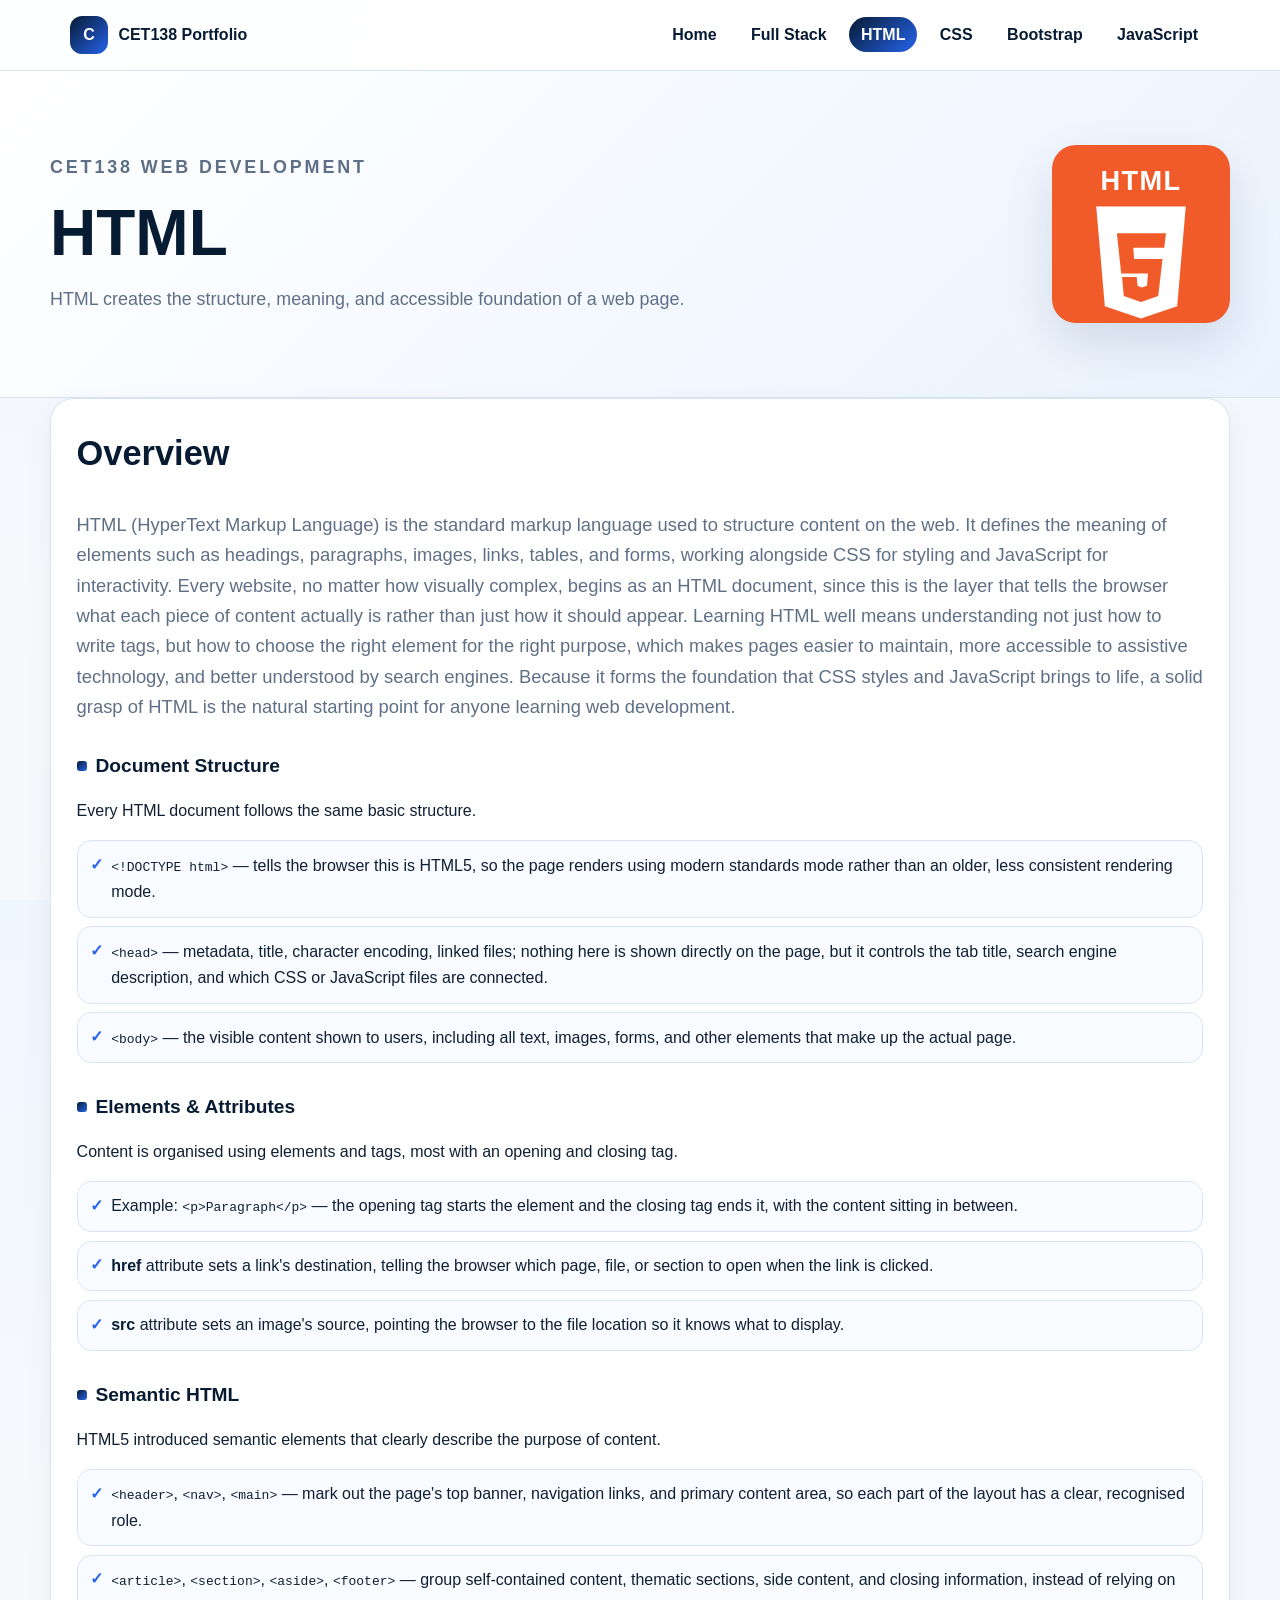
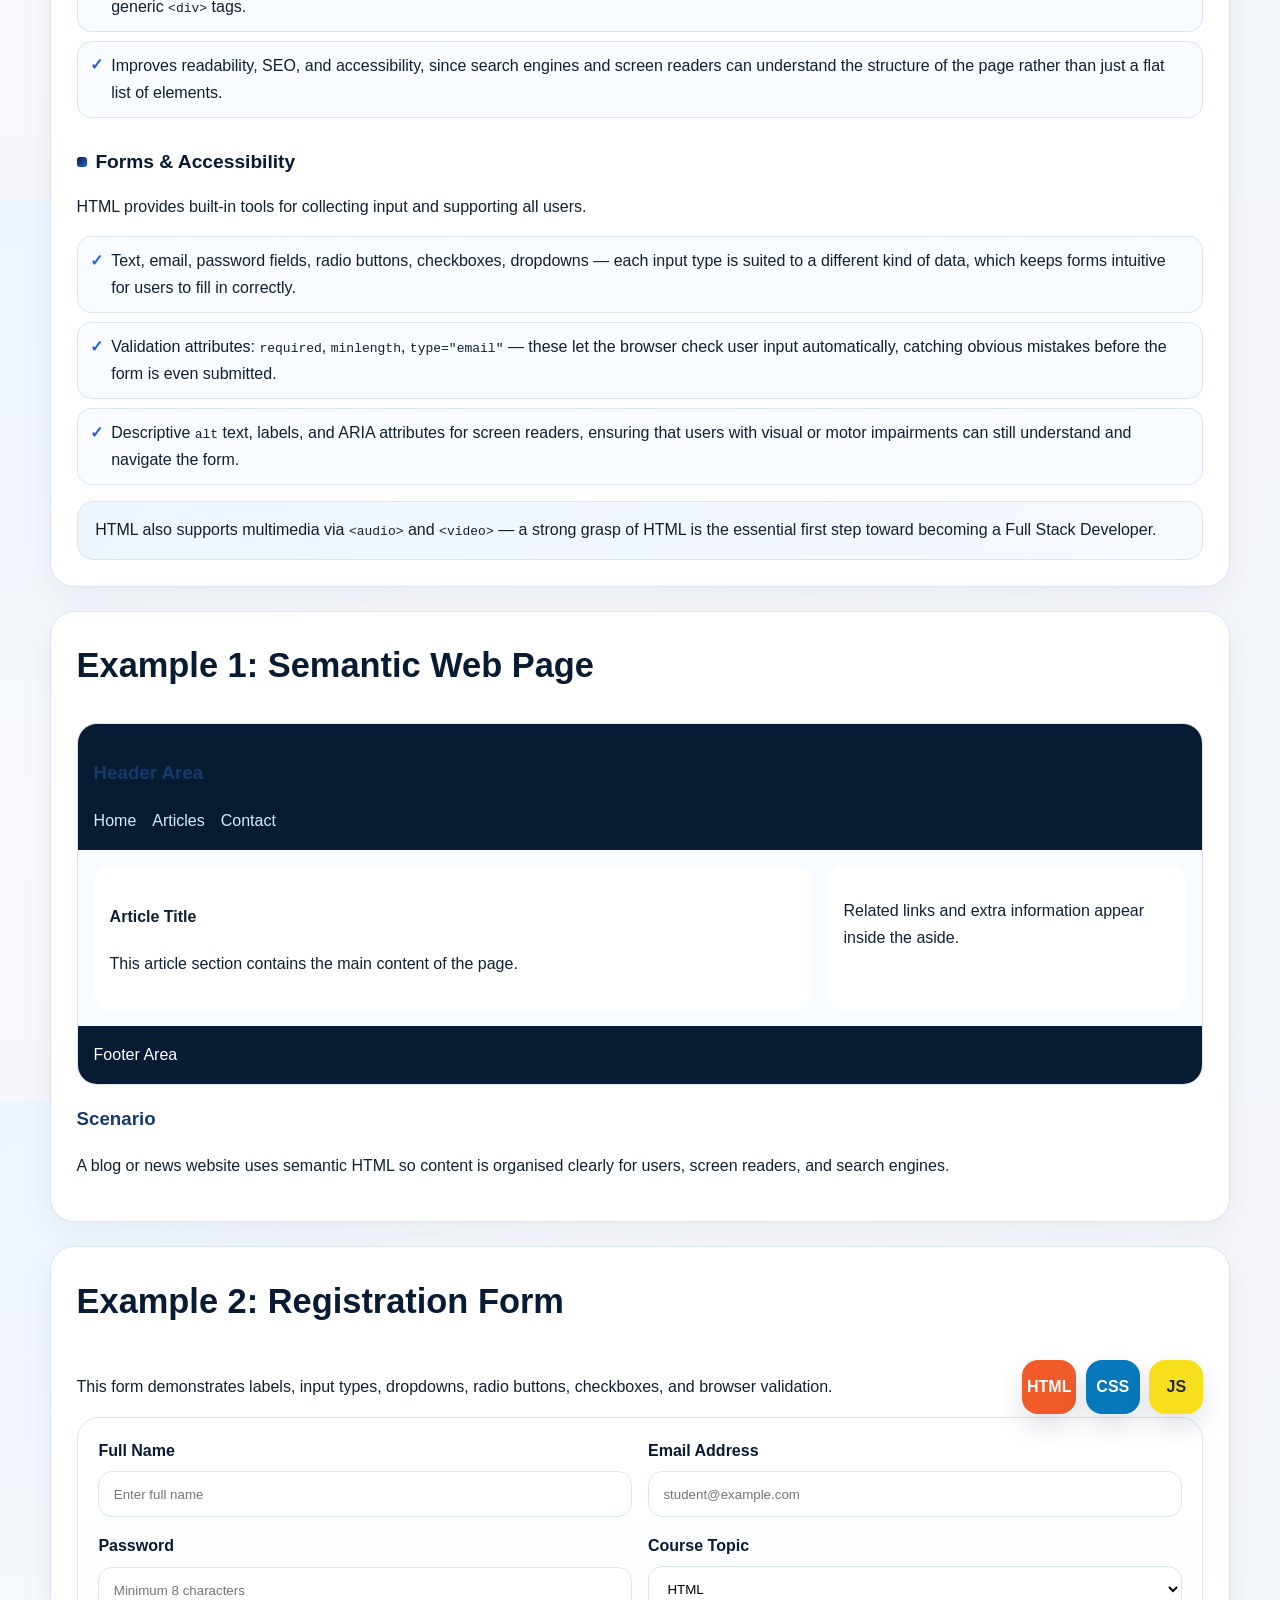
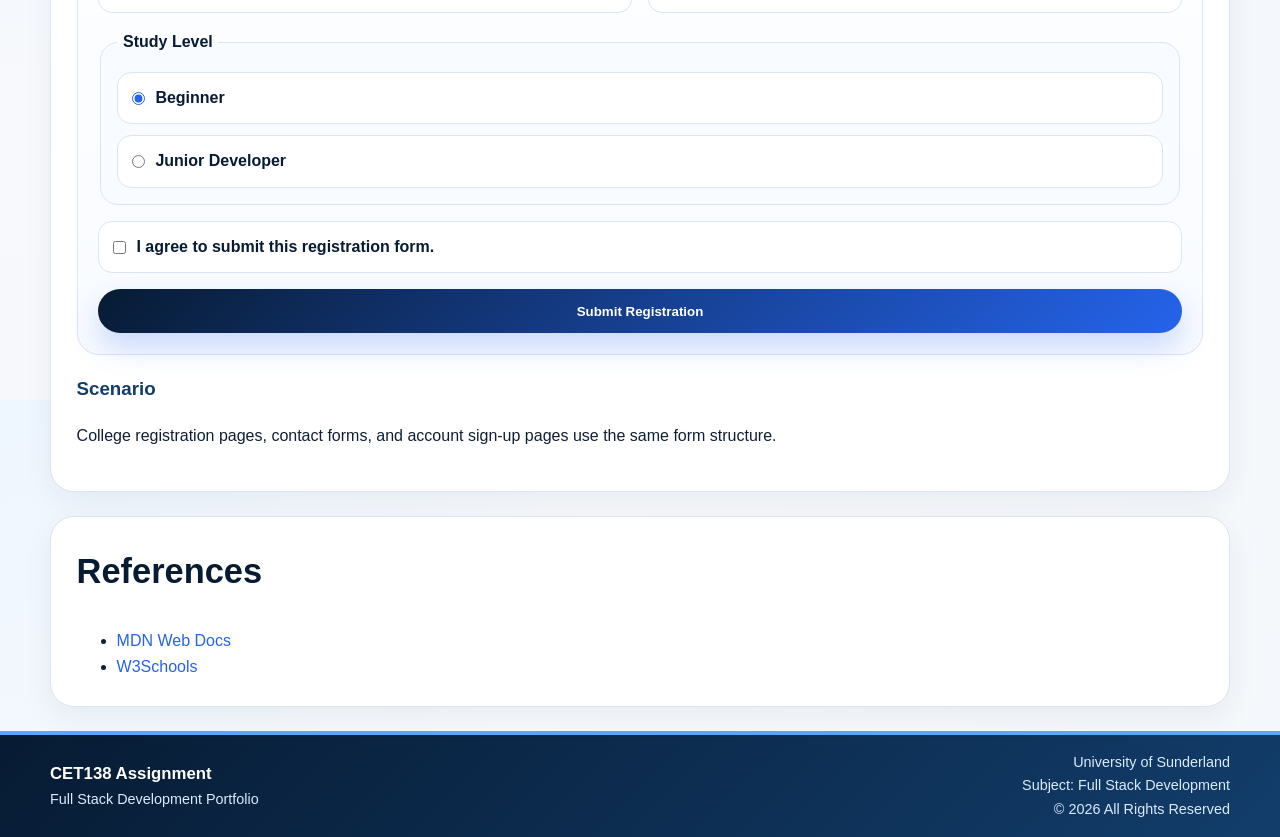
<file: html.html>
<!DOCTYPE html>
<html lang="en">
<head>
  <title>HTML | CET138 Portfolio</title>
  <meta charset="UTF-8">
<meta name="viewport" content="width=device-width, initial-scale=1.0">
<meta name="description" content="CET138 Web Development portfolio assignment for University of Sunderland.">
<link rel="stylesheet" href="styles.css">
<script defer src="script.js"></script>
  
</head>
<body>
  <header class="site-header">
  <nav class="site-nav" aria-label="Main navigation">
    <a class="brand" href="index.html" aria-label="CET138 Portfolio Home"><span class="brand-mark">C</span><span>CET138 Portfolio</span></a>
    <button class="nav-toggle" aria-expanded="false" aria-controls="primary-nav" aria-label="Open navigation menu"><span></span><span></span><span></span></button>
    <ul id="primary-nav" class="nav-links">
      <li><a href="index.html">Home</a></li>
      <li><a href="fullstack.html">Full Stack</a></li>
      <li><a href="html.html">HTML</a></li>
      <li><a href="css.html">CSS</a></li>
      <li><a href="bootstrap.html">Bootstrap</a></li>
      <li><a href="javascript.html">JavaScript</a></li>
    </ul>
  </nav>
</header>
  <main><section class="page-hero reveal">
  <div class="page-hero-content">
    <p class="kicker">CET138 Web Development</p>
    <h1>HTML</h1>
    <p>HTML creates the structure, meaning, and accessible foundation of a web page.</p>
  </div>
  <div class="tech-card-logo html-logo" aria-label="HTML logo illustration">
  <div class="logo-text">HTML</div>
  <svg viewBox="0 0 128 144" aria-hidden="true"><path class="html-bg" d="M12 4h104l-10 116-42 14-42-14z"/><path class="html-side" d="M64 15h39l-8 96-31 10z"/><path class="html-five" d="M36 35h57l-2 17H55l1 13h33l-5 43-20 7-20-7-2-22h17l1 10 5 2 6-2 1-14H41z"/></svg>
</div>
</section>
<section class="content-card reveal"><h2>Overview</h2><p class="overview-lead">HTML (HyperText Markup Language) is the standard markup language used to structure content on the web. It defines the meaning of elements such as headings, paragraphs, images, links, tables, and forms, working alongside CSS for styling and JavaScript for interactivity. Every website, no matter how visually complex, begins as an HTML document, since this is the layer that tells the browser what each piece of content actually is rather than just how it should appear. Learning HTML well means understanding not just how to write tags, but how to choose the right element for the right purpose, which makes pages easier to maintain, more accessible to assistive technology, and better understood by search engines. Because it forms the foundation that CSS styles and JavaScript brings to life, a solid grasp of HTML is the natural starting point for anyone learning web development.</p><h3 class="overview-sub">Document Structure</h3><p>Every HTML document follows the same basic structure.</p><ul class="overview-list"><li><code>&lt;!DOCTYPE html&gt;</code> — tells the browser this is HTML5, so the page renders using modern standards mode rather than an older, less consistent rendering mode.</li><li><code>&lt;head&gt;</code> — metadata, title, character encoding, linked files; nothing here is shown directly on the page, but it controls the tab title, search engine description, and which CSS or JavaScript files are connected.</li><li><code>&lt;body&gt;</code> — the visible content shown to users, including all text, images, forms, and other elements that make up the actual page.</li></ul><h3 class="overview-sub">Elements &amp; Attributes</h3><p>Content is organised using elements and tags, most with an opening and closing tag.</p><ul class="overview-list"><li>Example: <code>&lt;p&gt;Paragraph&lt;/p&gt;</code> — the opening tag starts the element and the closing tag ends it, with the content sitting in between.</li><li><strong>href</strong> attribute sets a link's destination, telling the browser which page, file, or section to open when the link is clicked.</li><li><strong>src</strong> attribute sets an image's source, pointing the browser to the file location so it knows what to display.</li></ul><h3 class="overview-sub">Semantic HTML</h3><p>HTML5 introduced semantic elements that clearly describe the purpose of content.</p><ul class="overview-list"><li><code>&lt;header&gt;</code>, <code>&lt;nav&gt;</code>, <code>&lt;main&gt;</code> — mark out the page's top banner, navigation links, and primary content area, so each part of the layout has a clear, recognised role.</li><li><code>&lt;article&gt;</code>, <code>&lt;section&gt;</code>, <code>&lt;aside&gt;</code>, <code>&lt;footer&gt;</code> — group self-contained content, thematic sections, side content, and closing information, instead of relying on generic <code>&lt;div&gt;</code> tags.</li><li>Improves readability, SEO, and accessibility, since search engines and screen readers can understand the structure of the page rather than just a flat list of elements.</li></ul><h3 class="overview-sub">Forms &amp; Accessibility</h3><p>HTML provides built-in tools for collecting input and supporting all users.</p><ul class="overview-list"><li>Text, email, password fields, radio buttons, checkboxes, dropdowns — each input type is suited to a different kind of data, which keeps forms intuitive for users to fill in correctly.</li><li>Validation attributes: <code>required</code>, <code>minlength</code>, <code>type="email"</code> — these let the browser check user input automatically, catching obvious mistakes before the form is even submitted.</li><li>Descriptive <code>alt</code> text, labels, and ARIA attributes for screen readers, ensuring that users with visual or motor impairments can still understand and navigate the form.</li></ul><div class="overview-note">HTML also supports multimedia via <code>&lt;audio&gt;</code> and <code>&lt;video&gt;</code> — a strong grasp of HTML is the essential first step toward becoming a Full Stack Developer.</div></section>
<section class="content-card reveal"><h2>Example 1: Semantic Web Page</h2><div class="semantic-demo"><header><h3>Header Area</h3><nav><a href="#">Home</a><a href="#">Articles</a><a href="#">Contact</a></nav></header><main><article><h4>Article Title</h4><section><p>This article section contains the main content of the page.</p></section></article><aside><p>Related links and extra information appear inside the aside.</p></aside></main><footer>Footer Area</footer></div><h3>Scenario</h3><p>A blog or news website uses semantic HTML so content is organised clearly for users, screen readers, and search engines.</p></section>
<section class="content-card reveal form-section"><h2>Example 2: Registration Form</h2><div class="example-header"><p>This form demonstrates labels, input types, dropdowns, radio buttons, checkboxes, and browser validation.</p><div class="badge-row"><span class="badge html-badge">HTML</span><span class="badge css-badge">CSS</span><span class="badge js-badge">JS</span></div></div><form class="form-demo modern-form"><div class="form-grid"><div class="form-group"><label for="name">Full Name</label><input id="name" type="text" placeholder="Enter full name" required></div><div class="form-group"><label for="email">Email Address</label><input id="email" type="email" placeholder="student@example.com" required></div></div><div class="form-grid"><div class="form-group"><label for="password">Password</label><input id="password" type="password" placeholder="Minimum 8 characters" minlength="8" required></div><div class="form-group"><label for="topic">Course Topic</label><select id="topic"><option>HTML</option><option>CSS</option><option>Bootstrap</option><option>JavaScript</option></select></div></div><fieldset class="choice-card"><legend>Study Level</legend><label class="option-row"><input type="radio" name="level" checked><span>Beginner</span></label><label class="option-row"><input type="radio" name="level"><span>Junior Developer</span></label></fieldset><label class="option-row agree-row"><input type="checkbox" required><span>I agree to submit this registration form.</span></label><button class="btn primary form-submit" type="submit">Submit Registration</button></form><h3>Scenario</h3><p>College registration pages, contact forms, and account sign-up pages use the same form structure.</p></section><section class="content-card reveal references">
  <h2>References</h2>
  <ul>
    <li><a href="https://developer.mozilla.org/" target="_blank" rel="noopener">MDN Web Docs</a></li>
    <li><a href="https://www.w3schools.com/" target="_blank" rel="noopener">W3Schools</a></li>
  </ul>
</section></main>
  <footer class="footer">
  <div class="footer-inner">
    <div>
      <strong>CET138 Assignment</strong>
      <span>Full Stack Development Portfolio</span>
    </div>
    <div class="footer-meta">
      <span>University of Sunderland</span>
      <span>Subject: Full Stack Development</span>
      <span>© 2026 All Rights Reserved</span>
    </div>
  </div>
</footer>
  
</body>
</html>
</file>
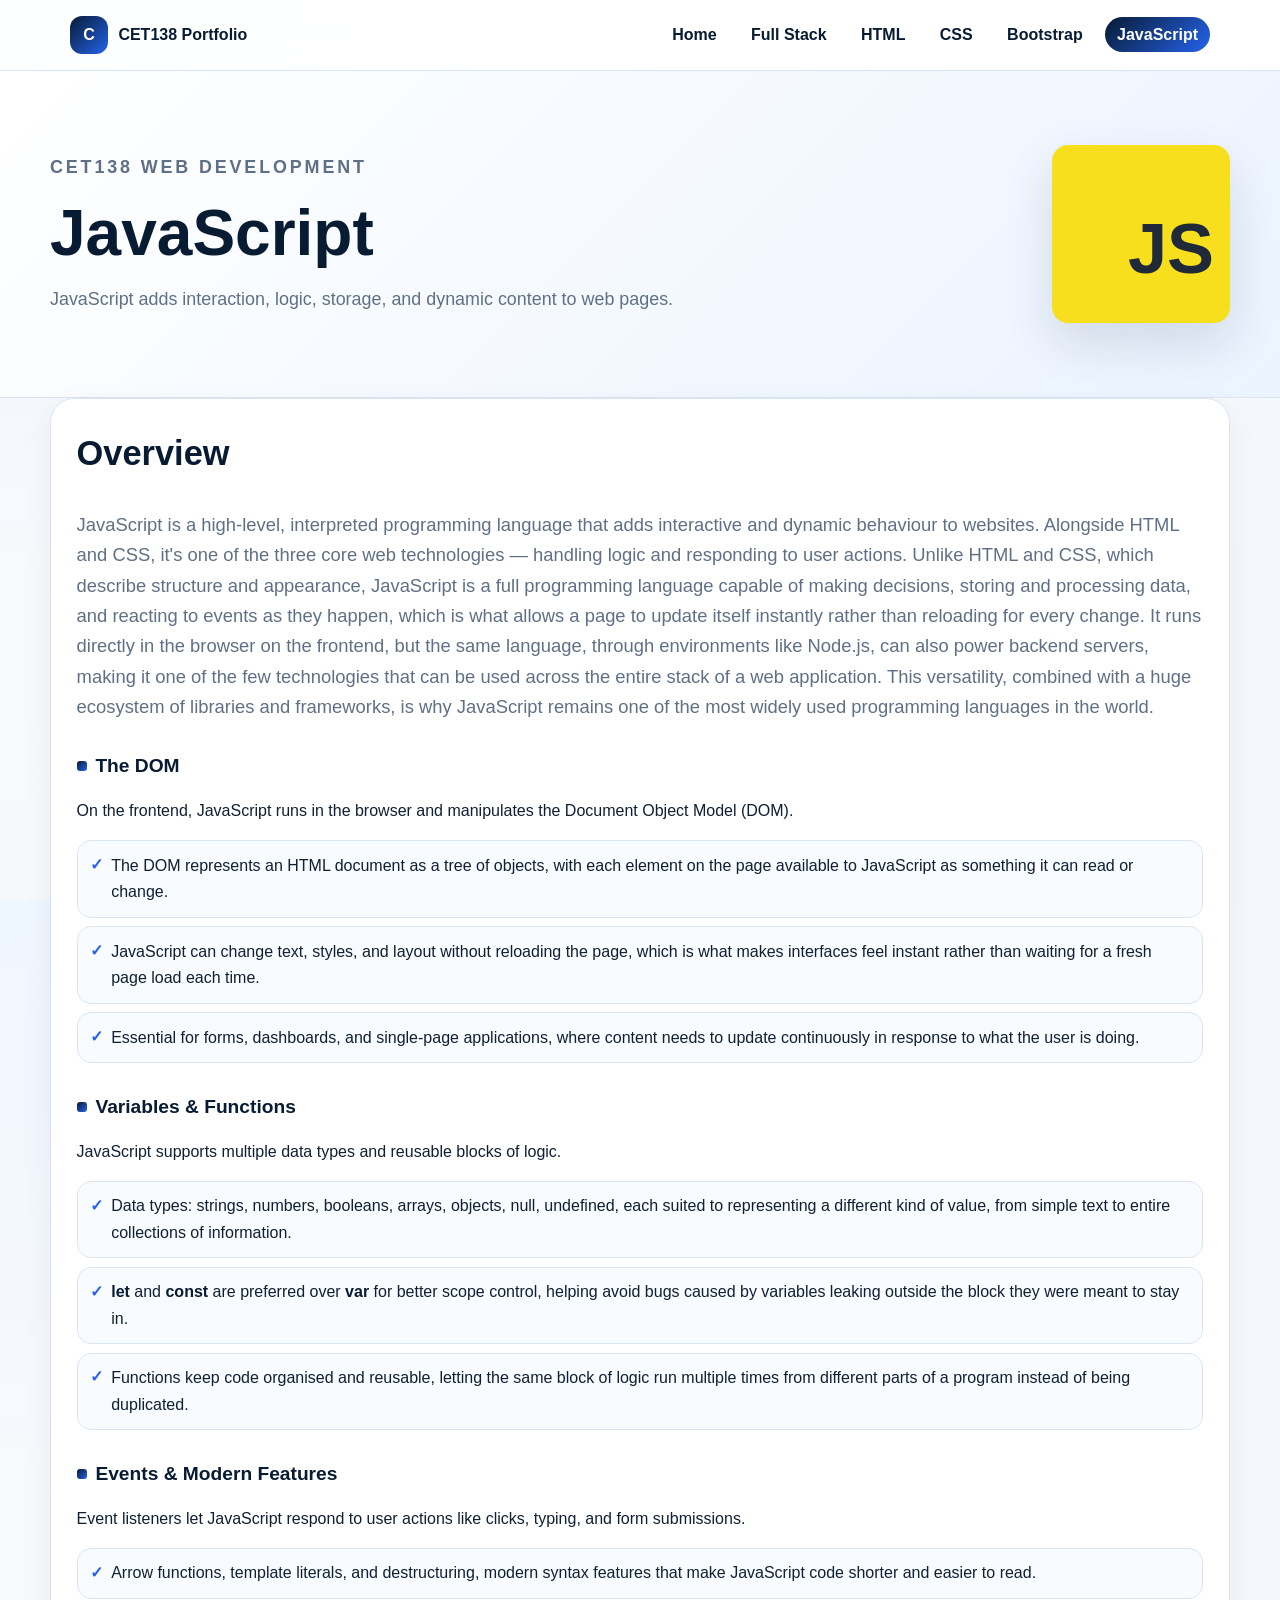
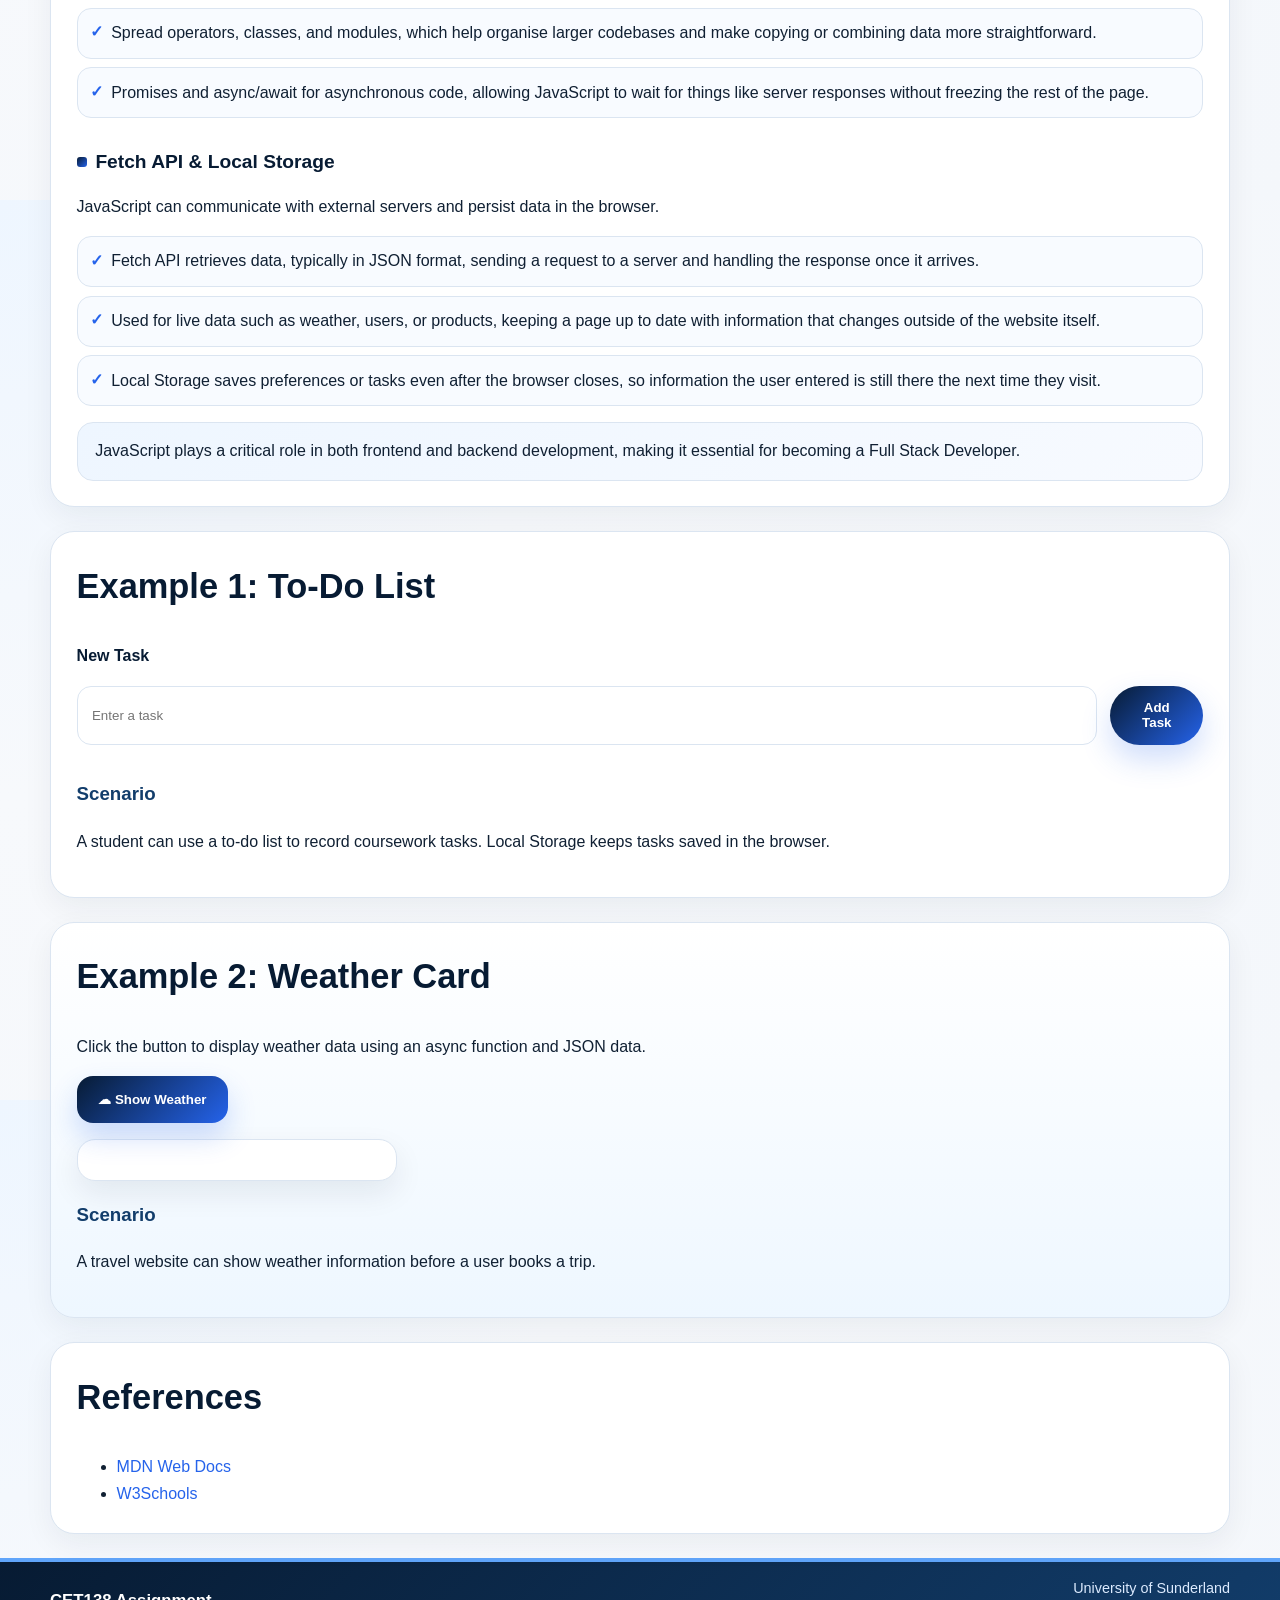
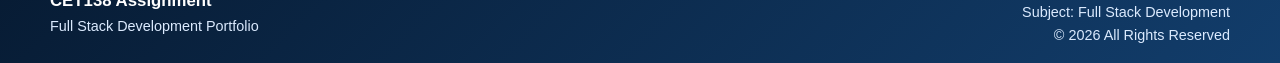
<file: javascript.html>
<!DOCTYPE html>
<html lang="en">
<head>
  <title>JavaScript | CET138 Portfolio</title>
  <meta charset="UTF-8">
<meta name="viewport" content="width=device-width, initial-scale=1.0">
<meta name="description" content="CET138 Web Development portfolio assignment for University of Sunderland.">
<link rel="stylesheet" href="styles.css">
<script defer src="script.js"></script>
  
</head>
<body>
  <header class="site-header">
  <nav class="site-nav" aria-label="Main navigation">
    <a class="brand" href="index.html" aria-label="CET138 Portfolio Home"><span class="brand-mark">C</span><span>CET138 Portfolio</span></a>
    <button class="nav-toggle" aria-expanded="false" aria-controls="primary-nav" aria-label="Open navigation menu"><span></span><span></span><span></span></button>
    <ul id="primary-nav" class="nav-links">
      <li><a href="index.html">Home</a></li>
      <li><a href="fullstack.html">Full Stack</a></li>
      <li><a href="html.html">HTML</a></li>
      <li><a href="css.html">CSS</a></li>
      <li><a href="bootstrap.html">Bootstrap</a></li>
      <li><a href="javascript.html">JavaScript</a></li>
    </ul>
  </nav>
</header>
  <main><section class="page-hero reveal">
  <div class="page-hero-content">
    <p class="kicker">CET138 Web Development</p>
    <h1>JavaScript</h1>
    <p>JavaScript adds interaction, logic, storage, and dynamic content to web pages.</p>
  </div>
  <div class="tech-card-logo js-logo" aria-label="JavaScript logo illustration"><span>JS</span></div>
</section>
<section class="content-card reveal"><h2>Overview</h2><p class="overview-lead">JavaScript is a high-level, interpreted programming language that adds interactive and dynamic behaviour to websites. Alongside HTML and CSS, it's one of the three core web technologies — handling logic and responding to user actions. Unlike HTML and CSS, which describe structure and appearance, JavaScript is a full programming language capable of making decisions, storing and processing data, and reacting to events as they happen, which is what allows a page to update itself instantly rather than reloading for every change. It runs directly in the browser on the frontend, but the same language, through environments like Node.js, can also power backend servers, making it one of the few technologies that can be used across the entire stack of a web application. This versatility, combined with a huge ecosystem of libraries and frameworks, is why JavaScript remains one of the most widely used programming languages in the world.</p><h3 class="overview-sub">The DOM</h3><p>On the frontend, JavaScript runs in the browser and manipulates the Document Object Model (DOM).</p><ul class="overview-list"><li>The DOM represents an HTML document as a tree of objects, with each element on the page available to JavaScript as something it can read or change.</li><li>JavaScript can change text, styles, and layout without reloading the page, which is what makes interfaces feel instant rather than waiting for a fresh page load each time.</li><li>Essential for forms, dashboards, and single-page applications, where content needs to update continuously in response to what the user is doing.</li></ul><h3 class="overview-sub">Variables &amp; Functions</h3><p>JavaScript supports multiple data types and reusable blocks of logic.</p><ul class="overview-list"><li>Data types: strings, numbers, booleans, arrays, objects, null, undefined, each suited to representing a different kind of value, from simple text to entire collections of information.</li><li><strong>let</strong> and <strong>const</strong> are preferred over <strong>var</strong> for better scope control, helping avoid bugs caused by variables leaking outside the block they were meant to stay in.</li><li>Functions keep code organised and reusable, letting the same block of logic run multiple times from different parts of a program instead of being duplicated.</li></ul><h3 class="overview-sub">Events &amp; Modern Features</h3><p>Event listeners let JavaScript respond to user actions like clicks, typing, and form submissions.</p><ul class="overview-list"><li>Arrow functions, template literals, and destructuring, modern syntax features that make JavaScript code shorter and easier to read.</li><li>Spread operators, classes, and modules, which help organise larger codebases and make copying or combining data more straightforward.</li><li>Promises and async/await for asynchronous code, allowing JavaScript to wait for things like server responses without freezing the rest of the page.</li></ul><h3 class="overview-sub">Fetch API &amp; Local Storage</h3><p>JavaScript can communicate with external servers and persist data in the browser.</p><ul class="overview-list"><li>Fetch API retrieves data, typically in JSON format, sending a request to a server and handling the response once it arrives.</li><li>Used for live data such as weather, users, or products, keeping a page up to date with information that changes outside of the website itself.</li><li>Local Storage saves preferences or tasks even after the browser closes, so information the user entered is still there the next time they visit.</li></ul><div class="overview-note">JavaScript plays a critical role in both frontend and backend development, making it essential for becoming a Full Stack Developer.</div></section>
<section class="content-card reveal"><h2>Example 1: To-Do List</h2><form id="todo-form" class="todo-form"><label for="todo-input">New Task</label><div class="input-row"><input id="todo-input" type="text" placeholder="Enter a task" required><button class="btn primary" type="submit">Add Task</button></div></form><ul id="todo-list" class="todo-list"></ul><h3>Scenario</h3><p>A student can use a to-do list to record coursework tasks. Local Storage keeps tasks saved in the browser.</p></section>
<section class="content-card reveal weather-section"><h2>Example 2: Weather Card</h2><p>Click the button to display weather data using an async function and JSON data.</p><button id="weather-btn" class="weather-button" type="button"><span>☁</span> Show Weather</button><div id="weather-card" class="weather-card"></div><h3>Scenario</h3><p>A travel website can show weather information before a user books a trip.</p></section><section class="content-card reveal references">
  <h2>References</h2>
  <ul>
    <li><a href="https://developer.mozilla.org/" target="_blank" rel="noopener">MDN Web Docs</a></li>
    <li><a href="https://www.w3schools.com/" target="_blank" rel="noopener">W3Schools</a></li>
  </ul>
</section></main>
  <footer class="footer">
  <div class="footer-inner">
    <div>
      <strong>CET138 Assignment</strong>
      <span>Full Stack Development Portfolio</span>
    </div>
    <div class="footer-meta">
      <span>University of Sunderland</span>
      <span>Subject: Full Stack Development</span>
      <span>© 2026 All Rights Reserved</span>
    </div>
  </div>
</footer>
  
</body>
</html>
</file>
<file: styles.css>
/* CET138 Portfolio - clean, responsive, and assignment-ready CSS */
:root{--navy:#071b33;--ink:#102033;--blue:#2563eb;--sky:#eaf3ff;--bg:#f4f7fb;--card:#ffffff;--muted:#5f7086;--border:#dbe5f1;--shadow:0 20px 50px rgba(7,27,51,.12);--radius:24px}*{box-sizing:border-box}html{height:100%;scroll-behavior:smooth}body{min-height:100vh;margin:0;display:flex;flex-direction:column;font-family:Inter,Arial,Helvetica,sans-serif;background:radial-gradient(circle at top left,#eef6ff 0,#f7f9fc 38%,#f4f7fb 100%);color:var(--ink);line-height:1.65;overflow-x:hidden}main{flex:1}a{color:var(--blue);text-decoration:none}.site-header{position:sticky;top:0;z-index:100;background:rgba(255,255,255,.92);border-bottom:1px solid var(--border);backdrop-filter:blur(14px)}.site-nav{max-width:1180px;margin:auto;display:flex;justify-content:space-between;align-items:center;padding:1rem 1.25rem}.brand{display:flex;align-items:center;gap:.65rem;color:var(--navy);font-weight:900;text-decoration:none}.brand:hover,.brand:focus,.brand:active{text-decoration:none;color:var(--navy)}.brand-mark{width:38px;height:38px;border-radius:12px;display:grid;place-items:center;background:linear-gradient(135deg,var(--navy),var(--blue));color:#fff}.nav-links{display:flex;gap:.65rem;list-style:none;margin:0;padding:0}.nav-links a{font-weight:800;color:var(--navy);padding:.55rem .75rem;border-radius:999px;text-decoration:none}.nav-links a:hover,.nav-links a:focus{background:var(--sky);text-decoration:none}.nav-links a.active{background:linear-gradient(135deg,var(--navy),var(--blue));color:#fff;text-decoration:none}.nav-links a.active:hover,.nav-links a.active:focus{background:linear-gradient(135deg,var(--navy),var(--blue));text-decoration:none}.nav-toggle{display:none;background:none;border:0;cursor:pointer}.nav-toggle span{display:block;width:26px;height:3px;background:var(--navy);margin:5px;border-radius:5px}.home-hero{min-height:calc(100vh - 142px);display:grid;place-items:center;padding:3rem 1.25rem}.home-panel{max-width:950px;text-align:center;background:rgba(255,255,255,.88);border:1px solid var(--border);border-radius:32px;box-shadow:var(--shadow);padding:clamp(2rem,5vw,4rem)}.kicker{text-transform:uppercase;letter-spacing:.16em;font-weight:900;color:var(--blue);font-size:.78rem}.home-panel h1,.page-hero h1{font-size:clamp(2.25rem,5vw,4.4rem);line-height:1.05;margin:.4rem 0 1rem;color:var(--navy)}.home-panel p,.page-hero p{font-size:1.12rem;color:var(--muted)}.hero-actions{display:flex;justify-content:center;gap:1rem;flex-wrap:wrap;margin-top:1.4rem}.btn{display:inline-flex;align-items:center;justify-content:center;border:0;border-radius:999px;padding:.9rem 1.25rem;font-weight:900;cursor:pointer}.primary{background:linear-gradient(135deg,var(--navy),var(--blue));color:#fff;box-shadow:0 14px 30px rgba(37,99,235,.22)}.secondary{background:#e8eef8;color:var(--navy)}.page-hero{max-width:none;padding:4rem max(1.25rem,calc((100vw - 1180px)/2));display:grid;grid-template-columns:1fr auto;gap:2rem;align-items:center;background:linear-gradient(135deg,#ffffff,#eaf3ff);border-bottom:1px solid var(--border)}.page-hero-content{max-width:820px}.tech-card-logo{width:178px;height:178px;display:grid;place-items:center;position:relative}.html-logo{background:#f15b2a;border-radius:24px;box-shadow:var(--shadow)}.logo-text{font-size:1.7rem;color:#fff;font-weight:900;letter-spacing:.05em;margin-top:.85rem}.html-logo svg,.css-logo svg{width:120px;height:124px}.html-bg,.html-side{fill:#fff}.html-five{fill:#f15b2a}.css-logo{background:transparent;border-radius:0;box-shadow:none;border:none}.bootstrap-logo{box-shadow:0 22px 55px rgba(121,82,179,.35);border-radius:24px}.js-logo{align-items:end;justify-items:end;background:#f7df1e;border-radius:16px;box-shadow:var(--shadow);padding:1rem}.js-logo span{font-size:4.4rem;font-weight:900;color:#1f2937}.fs-logo{border-radius:28px;background:linear-gradient(135deg,var(--navy),var(--blue));color:#fff;box-shadow:var(--shadow)}.fs-logo span{font-size:4rem;font-weight:900}.content-card{max-width:1180px;margin:0 auto 1.5rem;padding:1.6rem;background:var(--card);border:1px solid var(--border);border-radius:var(--radius);box-shadow:0 10px 30px rgba(7,27,51,.06)}h2{font-size:clamp(1.45rem,3vw,2.15rem);color:var(--navy);margin-top:0}h3{color:#123d6b}.architecture{display:flex;justify-content:center;align-items:center;gap:1rem;flex-wrap:wrap;margin:1rem 0}.architecture div{padding:1rem 1.2rem;border-radius:16px;background:var(--navy);color:#fff;font-weight:900}.architecture span{font-size:1.7rem;color:var(--blue);font-weight:900}.card-grid{display:grid;grid-template-columns:repeat(auto-fit,minmax(230px,1fr));gap:1rem;margin-top:1rem}.topic-card{background:#f8fbff;border:1px solid var(--border);border-radius:18px;padding:1rem}.status{color:var(--muted);margin-top:1rem}.semantic-demo{border:1px solid var(--border);border-radius:20px;overflow:hidden;background:#f8fbff}.semantic-demo header,.semantic-demo footer{background:var(--navy);color:#fff;padding:1rem}.semantic-demo nav{display:flex;gap:1rem;flex-wrap:wrap}.semantic-demo nav a{color:#dbeafe}.semantic-demo main{display:grid;grid-template-columns:2fr 1fr;gap:1rem;padding:1rem}.semantic-demo article,.semantic-demo aside{background:#fff;border-radius:16px;padding:1rem}.example-header{display:flex;justify-content:space-between;align-items:center;gap:1rem;flex-wrap:wrap}.badge-row{display:flex;gap:.6rem}.badge{width:54px;height:54px;border-radius:16px;display:grid;place-items:center;color:white;font-weight:900;box-shadow:0 12px 26px rgba(7,27,51,.12)}.html-badge{background:#f15b2a}.css-badge{background:#0878bd}.js-badge{background:#f7df1e;color:#1f2937}.modern-form,.todo-form{display:grid;gap:1rem}.modern-form{background:linear-gradient(180deg,#fff,#f8fbff);border:1px solid var(--border);border-radius:22px;padding:1.3rem}.form-grid{display:grid;grid-template-columns:repeat(2,minmax(0,1fr));gap:1rem}.form-group{display:grid;gap:.4rem}.form-demo label,.todo-form label{font-weight:800;color:var(--navy)}.form-demo input,.form-demo select,.todo-form input{width:100%;border:1px solid var(--border);border-radius:14px;padding:.9rem;background:#fff}.form-demo input:focus,.form-demo select:focus,.todo-form input:focus{outline:0;border-color:var(--blue);box-shadow:0 0 0 4px rgba(37,99,235,.14)}.choice-card{border:1px solid var(--border);border-radius:18px;padding:1rem;background:#f8fbff;display:grid;gap:.7rem}.choice-card legend{font-weight:900;color:var(--navy);padding:0 .35rem}.option-row{display:flex!important;align-items:center;gap:.65rem;background:#fff;border:1px solid var(--border);border-radius:14px;padding:.75rem .85rem}.option-row input{width:auto!important;margin:0;accent-color:var(--blue)}.form-submit{width:100%}.flex-demo{display:flex;gap:1rem;flex-wrap:wrap}.flex-demo article{flex:1 1 230px;padding:1.25rem;border-radius:20px;background:linear-gradient(135deg,#edf6ff,#fff);border:1px solid var(--border)}.grid-gallery{display:grid;grid-template-columns:repeat(auto-fit,minmax(160px,1fr));gap:1rem}.grid-gallery div{min-height:125px;border-radius:20px;display:grid;place-items:center;background:linear-gradient(135deg,#dbeafe,#fff);border:1px solid var(--border);font-weight:900;color:var(--navy)}.input-row{display:flex;gap:.8rem}.todo-list{list-style:none;padding:0;display:grid;gap:.7rem}.todo-list li{display:flex;justify-content:space-between;align-items:center;gap:.8rem;border:1px solid var(--border);background:#f8fbff;border-radius:16px;padding:.8rem}.todo-list .done{text-decoration:line-through;color:var(--muted)}.weather-section{background:linear-gradient(180deg,#fff,#eef7ff)}.weather-button{border:0;border-radius:16px;padding:1rem 1.35rem;background:linear-gradient(135deg,var(--navy),var(--blue));color:#fff;font-weight:900;box-shadow:0 14px 28px rgba(37,99,235,.22);cursor:pointer}.weather-card{margin-top:1rem;padding:1.25rem;border-radius:18px;background:#fff;border:1px solid var(--border);box-shadow:0 12px 30px rgba(7,27,51,.08);display:block;max-width:320px}.references ul{margin-bottom:0}.footer{margin-top:auto;background:linear-gradient(135deg,#071b33,#123d6b);color:#fff;border-top:4px solid #60a5fa;padding:.95rem 1.25rem}.footer-inner{max-width:1180px;margin:auto;display:flex;justify-content:space-between;align-items:center;gap:1rem;flex-wrap:wrap}.footer strong{display:block;font-size:1.05rem}.footer span{display:block;color:#dbeafe;font-size:.9rem}.footer-meta{text-align:right}.reveal{opacity:0;transform:translateY(22px);transition:opacity .7s ease,transform .7s ease}.reveal.visible{opacity:1;transform:translateY(0)}@media(max-width:820px){.nav-toggle{display:block}.nav-links{display:none;position:absolute;top:72px;right:1rem;left:1rem;flex-direction:column;background:#fff;border:1px solid var(--border);border-radius:20px;box-shadow:var(--shadow);padding:1rem}.nav-links.open{display:flex}.page-hero{grid-template-columns:1fr}.tech-card-logo{width:140px;height:140px}.form-grid,.semantic-demo main{grid-template-columns:1fr}.input-row{flex-direction:column}.footer-inner,.footer-meta{text-align:center;justify-content:center}}
/* Bootstrap section: keep typography consistent with the rest of the site */
.container,.container .navbar,.container .navbar-brand,.container .nav-link,.container .form-control,.container .form-label,.container .btn,.container .modal-content,.container .alert,.container .card{font-family:Inter,Arial,Helvetica,sans-serif!important}
/* Bootstrap demo navbar: no underline in any state, plus active-link highlight */
.navbar .nav-link,.navbar-brand{text-decoration:none}
.navbar .nav-link:hover,.navbar .nav-link:focus,.navbar .nav-link:active,.navbar-brand:hover,.navbar-brand:focus{text-decoration:none}
.navbar .nav-link.active{text-decoration:none;font-weight:700;color:var(--blue)!important}
/* Overview section: scannable layout with lead text, subheadings, and bullet lists */
.overview-lead{font-size:1.15rem;color:var(--muted);margin-top:.25rem}
.content-card h3.overview-sub{font-size:1.2rem;color:var(--navy);margin:1.75rem 0 .6rem;display:flex;align-items:center;gap:.55rem}
.content-card h3.overview-sub::before{content:"";width:10px;height:10px;border-radius:3px;background:linear-gradient(135deg,var(--navy),var(--blue));display:inline-block;flex-shrink:0}
.overview-list{margin:.4rem 0 1rem;padding:0;list-style:none;display:grid;gap:.55rem}
.overview-list li{position:relative;padding:.7rem .9rem .7rem 2.1rem;background:#f8fbff;border:1px solid var(--border);border-radius:14px;color:var(--ink)}
.overview-list li::before{content:"✓";position:absolute;left:.8rem;top:.65rem;color:var(--blue);font-weight:900}
.overview-list li strong{color:var(--navy)}
.overview-note{margin:1rem 0 0;padding:.95rem 1.1rem;border-radius:16px;background:linear-gradient(135deg,#eef6ff,#f7faff);border:1px solid var(--border);color:var(--ink)}
</file>
